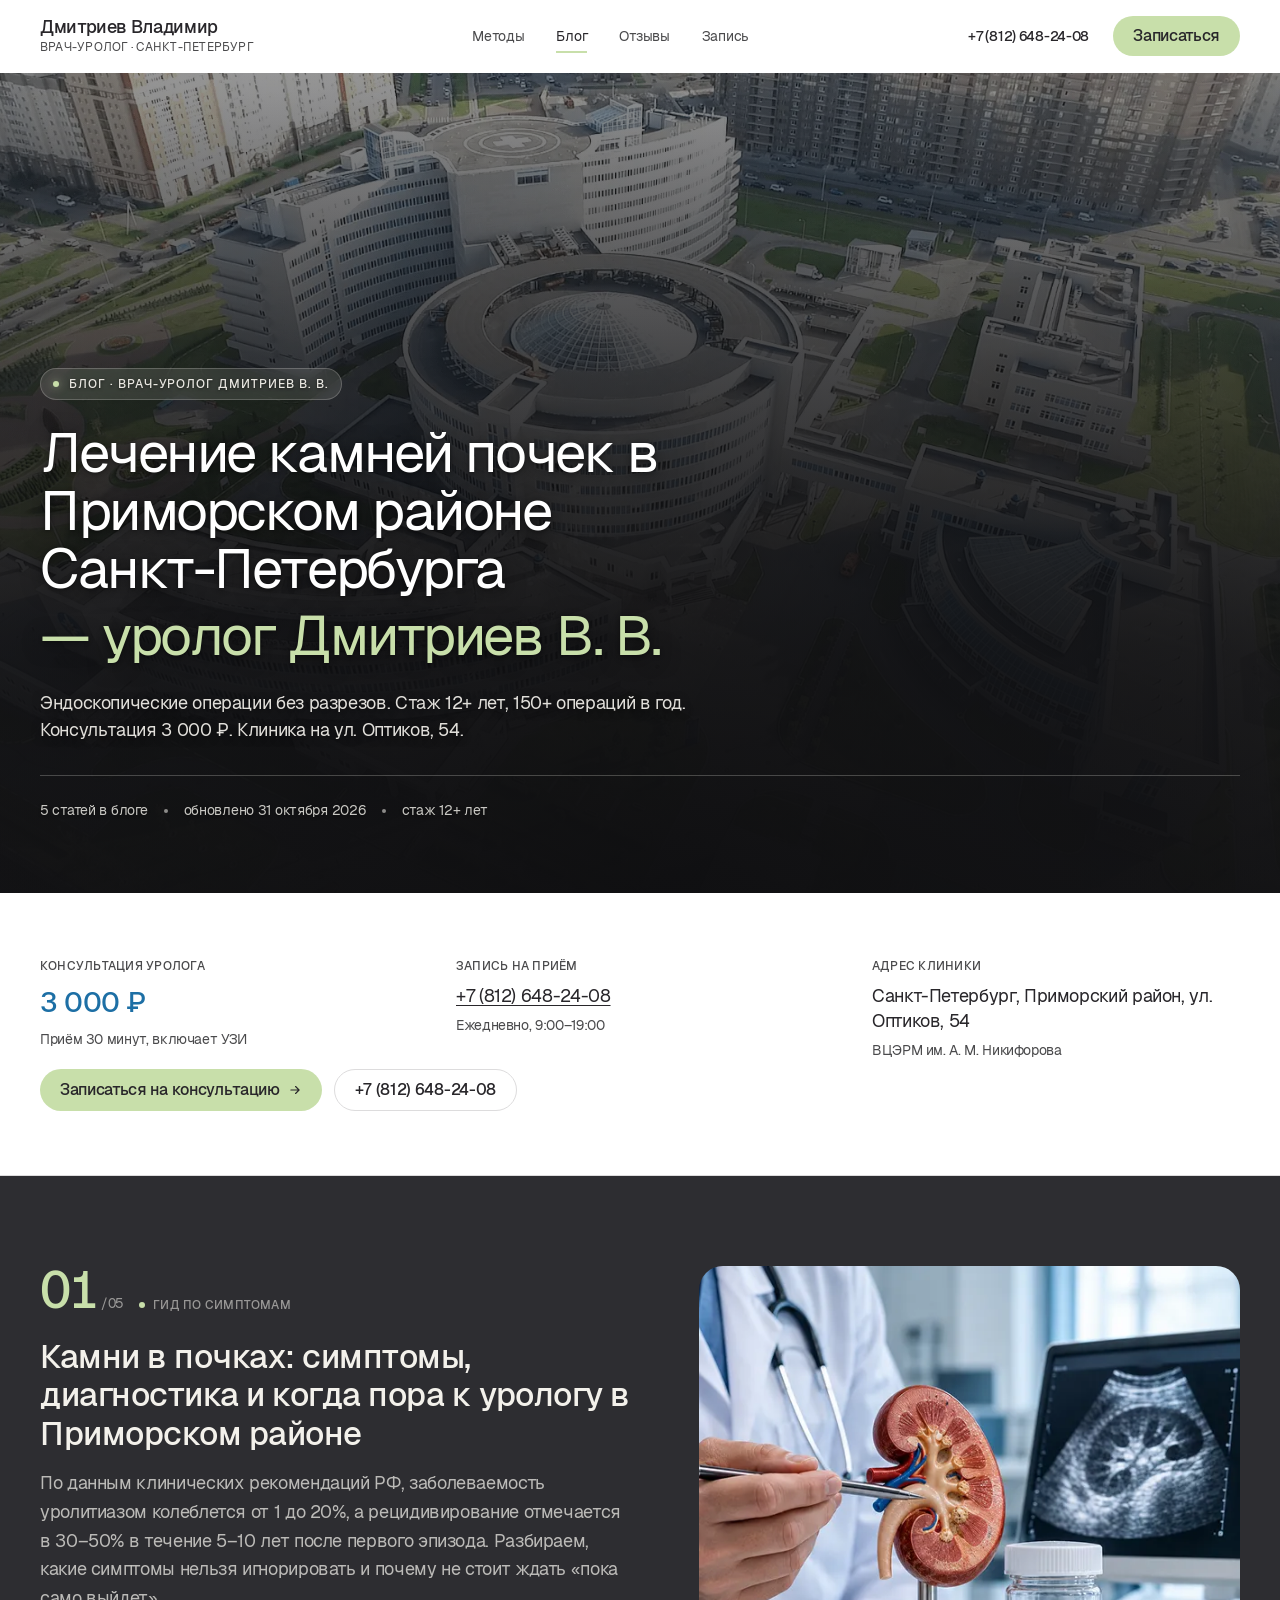
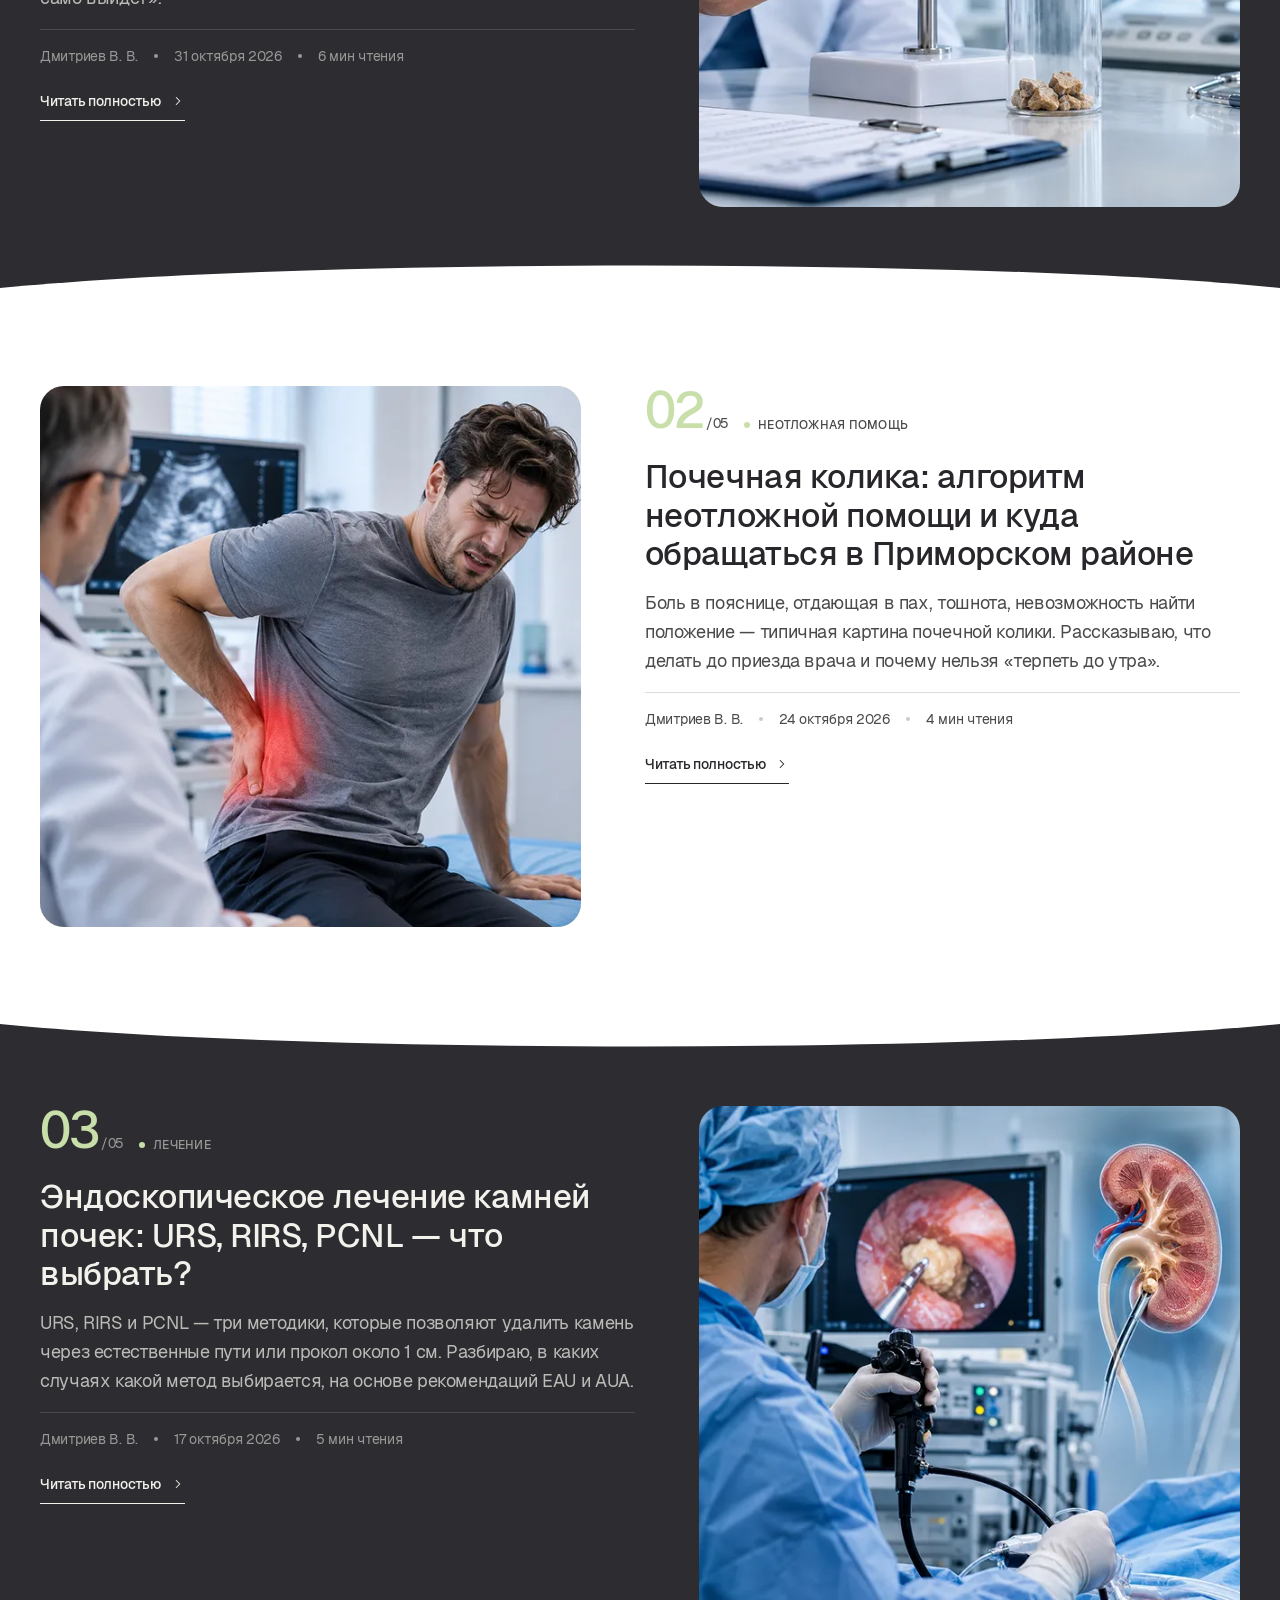
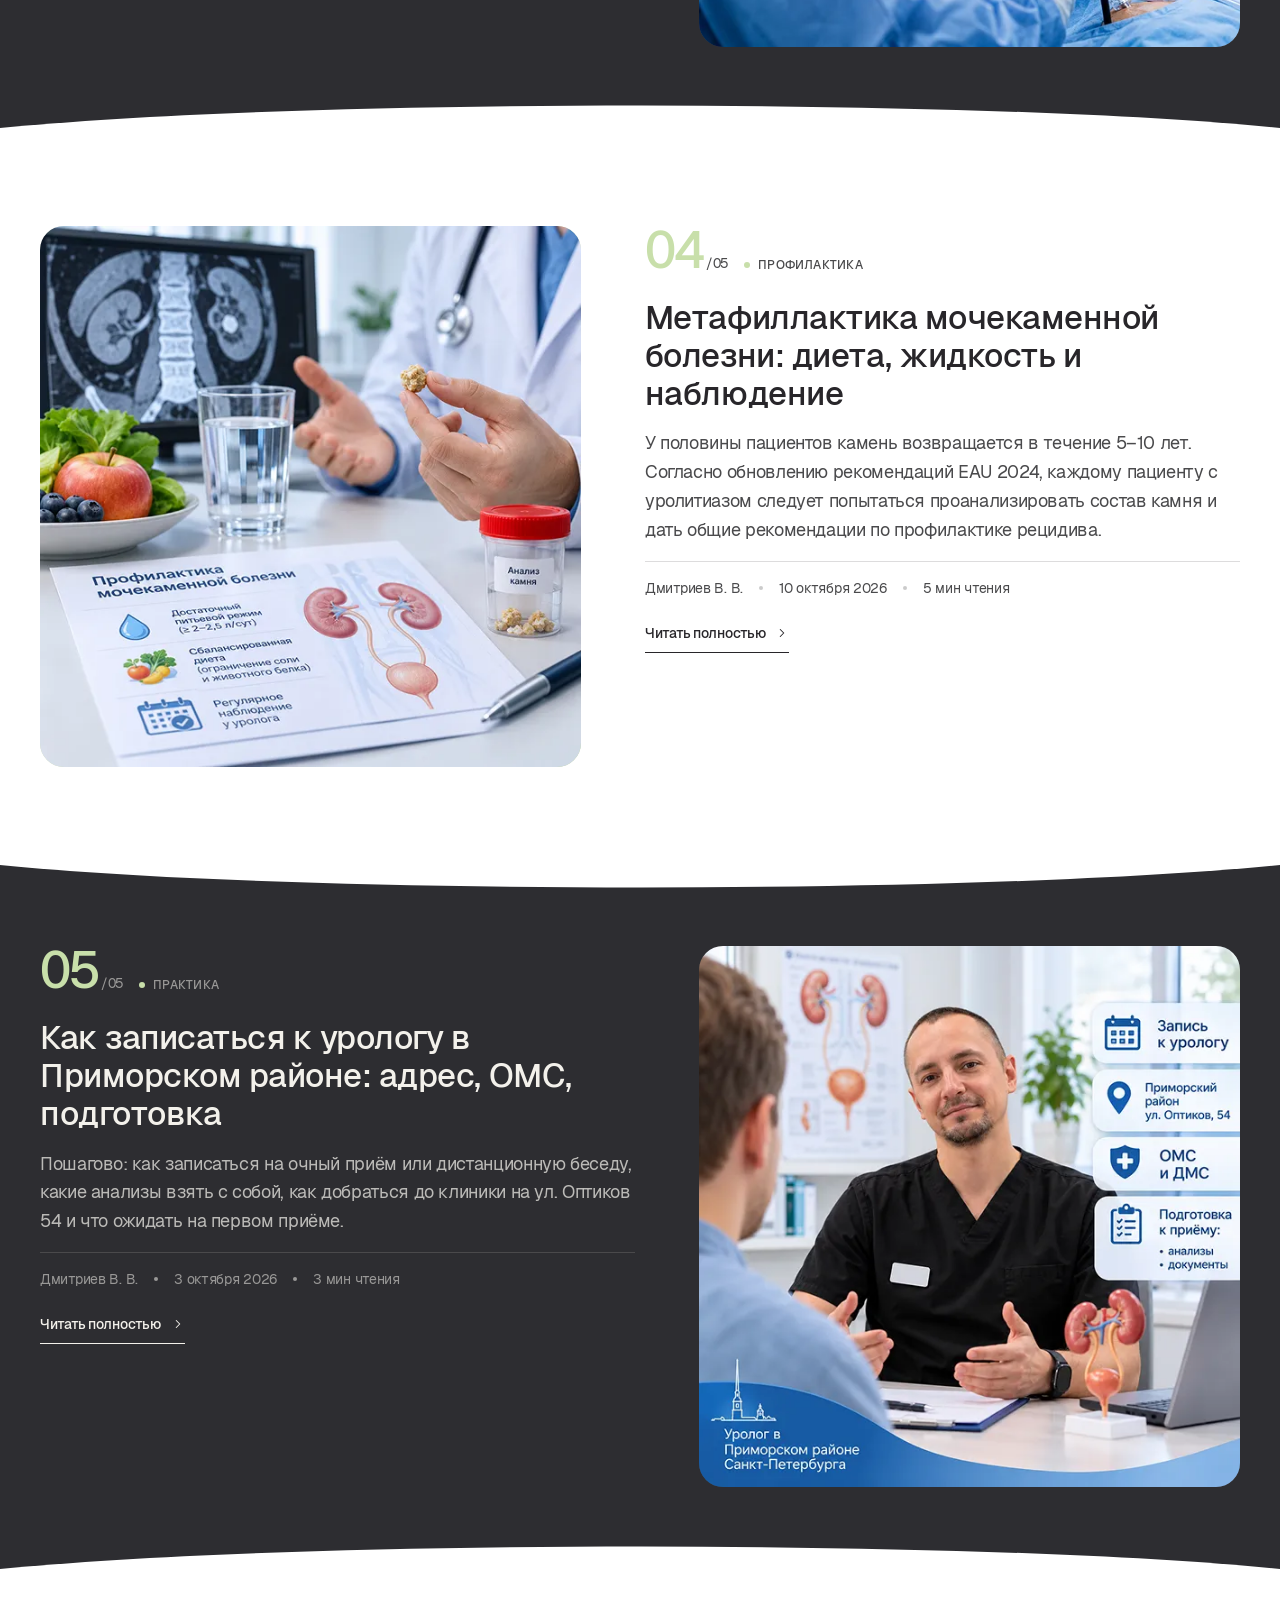
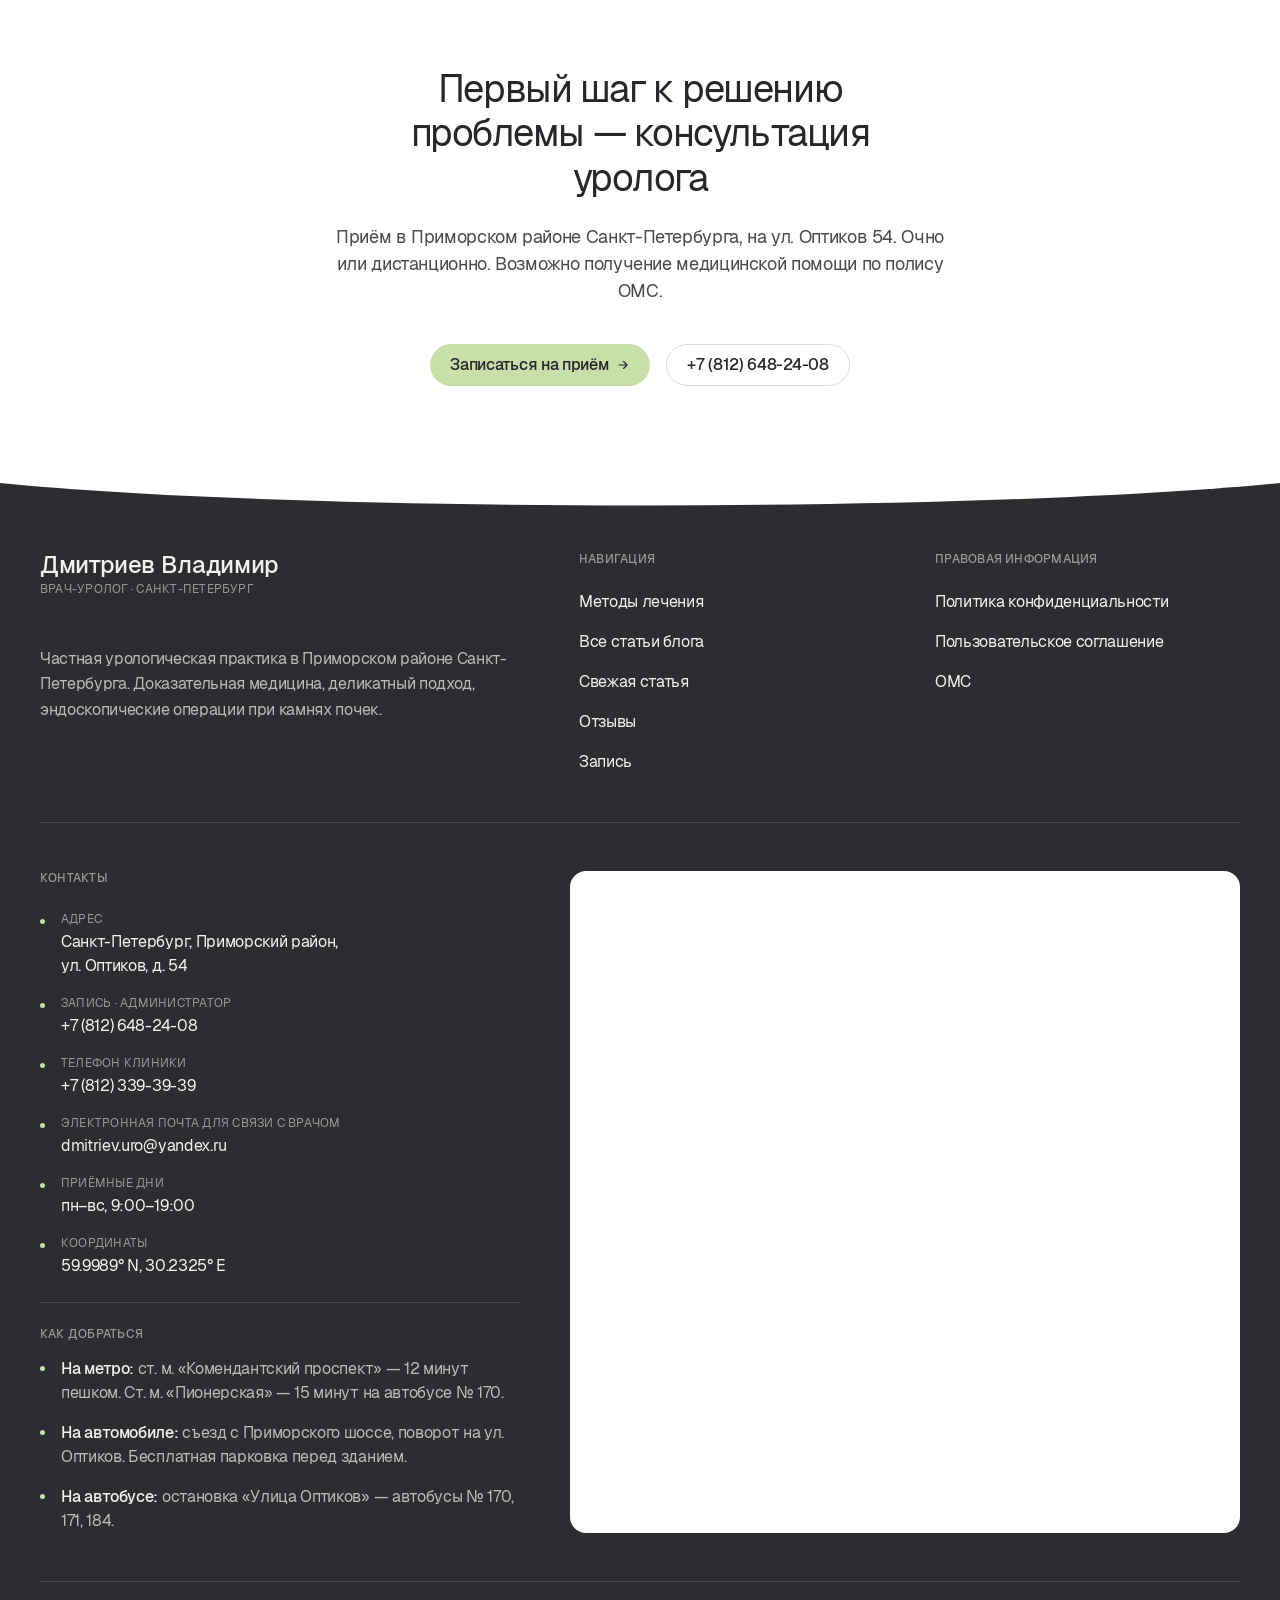
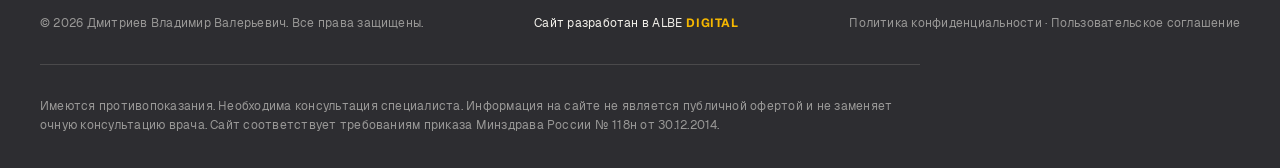
<file: blog/index.html>
<!DOCTYPE html>
<html lang="ru">
<head>
<meta charset="UTF-8"/>
<meta name="viewport" content="width=device-width,initial-scale=1.0"/>
<title>Блог уролога Дмитриева В. В. — лечение камней почек в Приморском районе Санкт-Петербурга | Стаж 12+ лет</title>
<meta name="description" content="Блог врача-уролога Дмитриева В. В. о лечении камней почек в Приморском районе Санкт-Петербурга: симптомы, диагностика, эндоскопические операции URS, RIRS, PCNL, профилактика. Стаж 12+ лет, 150+ операций в год. Консультация 3 000 ₽. Клиника на ул. Оптиков, 54. Запись: +7 (812) 648-24-08."/>
<meta name="keywords" content="блог уролога, лечение камней почек Приморский район, уролог Приморский район, дробление камней в почках СПб, мочекаменная болезнь лечение, Дмитриев уролог, ВЦЭРМ урология, Оптиков 54, эндоскопическая операция камни почек"/>
<meta name="robots" content="index, follow, max-snippet:-1, max-image-preview:large"/>
<link rel="canonical" href="https://dmitrievuro.ru/blog/"/>
<meta property="og:type" content="website"/>
<meta property="og:locale" content="ru_RU"/>
<meta property="og:title" content="Блог уролога Дмитриева В. В. — лечение камней почек в Приморском районе Санкт-Петербурга"/>
<meta property="og:description" content="Блог о лечении камней почек: симптомы, диагностика, эндоскопические операции без разрезов. Стаж 12+ лет. Консультация 3 000 ₽. Клиника на ул. Оптиков, 54."/>
<meta property="og:url" content="https://dmitrievuro.ru/blog/"/>
<meta property="og:site_name" content="Врач-уролог Дмитриев Владимир Валерьевич"/>
<meta property="og:image" content="https://dmitrievuro.ru/001.webp"/>
<meta property="og:image:width" content="1200"/>
<meta property="og:image:height" content="630"/>
<meta name="twitter:card" content="summary_large_image"/>
<meta name="twitter:title" content="Блог уролога Дмитриева В. В. — лечение камней почек в Приморском районе СПб"/>
<meta name="twitter:description" content="Блог о лечении камней почек: симптомы, диагностика, эндоскопические операции. Запись: +7 (812) 648-24-08."/>
<meta name="twitter:image" content="https://dmitrievuro.ru/001.webp"/>
<meta name="geo.region" content="RU-SPE"/>
<meta name="geo.placename" content="Санкт-Петербург, Приморский район"/>
<meta name="geo.position" content="59.998900;30.232500"/>
<meta name="ICBM" content="59.998900, 30.232500"/>
<meta name="geo.country" content="RU"/>
<meta name="theme-color" content="#c8dfaa"/>
<meta name="format-detection" content="telephone=yes"/>
<link rel="icon" href="/favicon.ico" sizes="any"/>
<link rel="icon" type="image/png" sizes="32x32" href="/favicon-32x32.png"/>
<link rel="icon" type="image/png" sizes="16x16" href="/favicon-16x16.png"/>
<link rel="apple-touch-icon" href="/favicon-32x32.png"/>
<link rel="manifest" href="/site.webmanifest"/>
<link rel="preload" href="/Geist-Regular.woff2" as="font" type="font/woff2" crossorigin/>
<link rel="preload" href="/Geist-Medium.woff2" as="font" type="font/woff2" crossorigin/>
<link rel="preload" href="/001.webp" as="image" fetchpriority="high"/>

<script type="application/ld+json">
{
  "@context": "https://schema.org",
  "@type": "Blog",
  "name": "Блог уролога Дмитриева В. В.",
  "description": "Блог о лечении мочекаменной болезни в Приморском районе Санкт-Петербурга. Эндоскопические операции URS, RIRS, PCNL. Врач-уролог Дмитриев В. В., стаж 12+ лет.",
  "url": "https://dmitrievuro.ru/blog/",
  "inLanguage": "ru-RU",
  "author": {"@type": "Physician","name": "Дмитриев Владимир Валерьевич","jobTitle": "Врач-уролог","url": "https://dmitrievuro.ru/"},
  "publisher": {"@type": "Physician","name": "Дмитриев Владимир Валерьевич","url": "https://dmitrievuro.ru/"}
}
</script>

<style>
@font-face{font-family:'Geist';src:url('/Geist-Regular.woff2') format('woff2');font-weight:400;font-style:normal;font-display:swap}
@font-face{font-family:'Geist';src:url('/Geist-Medium.woff2') format('woff2');font-weight:500;font-style:normal;font-display:swap}
@font-face{font-family:'Geist';src:url('/Geist-Bold.woff2') format('woff2');font-weight:700;font-style:normal;font-display:swap}

:root{
--parchment:#f3f1eb;--ink:#28262a;--graphite:#4a4a4c;--paper:#fff;--fog:#dddcdd;--silver:#cbcbcb;
--sky-deep:#1d6fa5;--sage:#c8dfaa;--sage-hover:#b9d496;--albe:#F5B700;
--band-bg:#2d2d31;--band-text:#f3f1eb;--band-text-muted:rgba(243,241,235,.72);--band-text-faint:rgba(243,241,235,.55);--band-line:rgba(243,241,235,.14);
--font-sans:'Geist',system-ui,-apple-system,'Segoe UI',Roboto,sans-serif;
--font-serif:'Geist',system-ui,-apple-system,'Segoe UI',Roboto,sans-serif;
--fs-caption:.75rem;--fs-sm:.875rem;--fs-body:1rem;--fs-sub:1.125rem;--fs-h-sm:1.5rem;--fs-h:2rem;--fs-h-lg:3rem;--fs-display:3.5rem;
--track-caption:.02em;--track-sm:-.28px;--track-body:-.32px;--track-sub:-.36px;--track-h-sm:-.48px;--track-h:-.64px;--track-h-lg:-1.44px;--track-display:-2.24px;
--sp-8:8px;--sp-16:16px;--sp-24:24px;--sp-32:32px;--sp-40:40px;--sp-48:48px;--sp-64:64px;--sp-80:80px;--sp-112:112px;
--edge:40px;--r-card:16px;--r-img:24px;--r-btn:100px;--r-sm:4px;
--border-fog:1px solid var(--fog);--focus-ring:2px solid var(--sage);
--tr-color:color .2s ease;--tr-bg-color:background .2s ease,color .2s ease;
--pad-card:clamp(24px,3vw,32px);--pad-card-lg:clamp(24px,3vw,40px);
}
@media (max-width:560px){:root{--edge:18px}}

html{scrollbar-width:thin;scrollbar-color:var(--sage) transparent}
::-webkit-scrollbar{width:8px;height:8px}
::-webkit-scrollbar-track{background:transparent}
::-webkit-scrollbar-thumb{background:var(--sage);border-radius:100px;border:2px solid transparent;background-clip:padding-box}
::-webkit-scrollbar-thumb:hover{background:var(--sage-hover);background-clip:padding-box}
::-webkit-scrollbar-corner{background:transparent}

*,*::before,*::after{box-sizing:border-box;margin:0;padding:0}
html{-webkit-text-size-adjust:100%;scroll-behavior:smooth;font-size:16px}
body{font-family:var(--font-sans);font-size:var(--fs-body);line-height:1.5;letter-spacing:var(--track-body);color:var(--ink);background:var(--paper);-webkit-font-smoothing:antialiased;-moz-osx-font-smoothing:grayscale;overflow-x:hidden}
img{max-width:100%;display:block}
a{color:inherit;text-decoration:none}
button{font:inherit;cursor:pointer;border:none;background:none;color:inherit}
ul{list-style:none}
::selection{background:var(--sage);color:var(--ink)}

h1,h2,h3,h4{font-weight:400;color:var(--ink);line-height:1.2}
h1{font-size:clamp(2.4rem,5.5vw,var(--fs-display));letter-spacing:var(--track-display);line-height:1}
h2{font-family:var(--font-serif);font-size:clamp(1.8rem,3.5vw,var(--fs-h-lg));letter-spacing:var(--track-h-lg);line-height:1.15}
.hl{color:var(--sky-deep)}
.caption{font-size:var(--fs-caption);letter-spacing:var(--track-caption);line-height:1.2;text-transform:uppercase;color:var(--graphite)}
.wrap{width:100%;margin:0 auto;padding-inline:var(--edge)}
.section{padding-block:clamp(56px,7vw,var(--sp-112));scroll-margin-top:80px}

.band{
  background-color:var(--band-bg);
  background-image:
    url("data:image/svg+xml;utf8,<svg xmlns='http://www.w3.org/2000/svg' viewBox='0 0 1440 40' preserveAspectRatio='none'><path d='M0,0 L1440,0 L1440,8 C1100,38 340,38 0,8 Z' fill='%23ffffff'/></svg>"),
    url("data:image/svg+xml;utf8,<svg xmlns='http://www.w3.org/2000/svg' viewBox='0 0 1440 40' preserveAspectRatio='none'><path d='M0,40 L1440,40 L1440,32 C1100,2 340,2 0,32 Z' fill='%23ffffff'/></svg>");
  background-position:top left,bottom left;
  background-repeat:no-repeat;
  background-size:100% 40px;
  color:var(--band-text)
}
.band--bottom-only{
  background-image:url("data:image/svg+xml;utf8,<svg xmlns='http://www.w3.org/2000/svg' viewBox='0 0 1440 40' preserveAspectRatio='none'><path d='M0,40 L1440,40 L1440,32 C1100,2 340,2 0,32 Z' fill='%23ffffff'/></svg>");
  background-position:bottom left
}
.band--top-only{
  background-image:url("data:image/svg+xml;utf8,<svg xmlns='http://www.w3.org/2000/svg' viewBox='0 0 1440 40' preserveAspectRatio='none'><path d='M0,0 L1440,0 L1440,8 C1100,38 340,38 0,8 Z' fill='%23ffffff'/></svg>");
  background-position:top left
}
@media (max-width:700px){.band,.band--bottom-only,.band--top-only{background-size:100% 26px}}
@media (max-width:480px){.band,.band--bottom-only,.band--top-only{background-size:100% 20px}}
.band h1,.band h2,.band h3,.band h4{color:var(--band-text)}
.band .caption{color:var(--band-text-faint)}

.btn{display:inline-flex;align-items:center;gap:var(--sp-8);padding:12px 20px;font-family:var(--font-sans);font-size:var(--fs-body);font-weight:500;letter-spacing:var(--track-body);border-radius:var(--r-btn);transition:background .25s ease,transform .2s ease,border-color .25s ease,color .25s ease;white-space:nowrap;line-height:1}
.btn-sage{background:var(--sage);color:var(--ink)}
.btn-sage:hover{background:var(--sage-hover);transform:translateY(-1px)}
.btn-ghost{color:var(--ink);padding:12px 20px;border:var(--border-fog);background:transparent}
.btn-ghost:hover{color:var(--ink);border-color:var(--ink);background:var(--parchment);transform:translateY(-1px)}
.band .btn-ghost{color:var(--band-text);border-color:var(--band-line)}
.band .btn-ghost:hover{color:var(--band-text);border-color:var(--band-text);background:rgba(243,241,235,.08)}

.nav{position:sticky;top:0;z-index:100;background:var(--paper);padding-block:var(--sp-16);border-bottom:1px solid transparent;transition:border-color .3s ease}
.nav-inner{display:flex;align-items:center;justify-content:space-between;gap:var(--sp-24)}
.nav-brand{font-size:1.125rem;font-weight:500;letter-spacing:var(--track-sub);color:var(--ink);line-height:1.1;display:inline-block}
.nav-brand>span{display:block;font-size:var(--fs-caption);font-weight:400;letter-spacing:var(--track-caption);text-transform:uppercase;color:var(--graphite);margin-top:3px;line-height:1.35}
.nav-brand-role,.nav-brand-city{display:inline}
.nav-brand-city::before{content:" · "}
.nav-links{display:flex;align-items:center;gap:var(--sp-32)}
.nav-links a{font-size:var(--fs-sm);letter-spacing:var(--track-sm);color:var(--graphite);transition:var(--tr-color);position:relative}
.nav-links a:hover{color:var(--ink)}
.nav-links a.is-active{color:var(--ink)}
.nav-links a.is-active::after{content:"";position:absolute;left:0;right:0;bottom:-6px;height:2px;background:var(--sage)}
.nav-right{display:flex;align-items:center;gap:var(--sp-24)}
.nav-phone{font-size:var(--fs-sm);letter-spacing:var(--track-sm);font-weight:500;color:var(--ink)}
.nav-phone:hover{color:var(--graphite)}
.nav-burger{display:none;width:40px;height:40px;border-radius:var(--r-sm);border:var(--border-fog);place-items:center}
.nav-burger span{display:block;width:16px;height:1.5px;background:var(--ink);position:relative}
.nav-burger span::before,.nav-burger span::after{content:"";position:absolute;left:0;width:16px;height:1.5px;background:var(--ink)}
.nav-burger span::before{top:-5px}
.nav-burger span::after{top:5px}
.nav-mobile{display:none;overflow:hidden;max-height:0;transition:max-height .4s cubic-bezier(.3,.8,.3,1)}
.nav-mobile.open{max-height:500px}
.nav-mobile ul{padding:var(--sp-16) 0 var(--sp-24)}
.nav-mobile li{border-bottom:var(--border-fog)}
.nav-mobile a{display:block;padding:var(--sp-16) 0;font-size:var(--fs-sub);letter-spacing:var(--track-sub);color:var(--ink)}
@media (max-width:900px){.nav-links,.nav-phone{display:none}.nav-burger{display:grid}.nav-mobile{display:block}}
@media (max-width:560px){.nav{padding-block:10px}.nav-inner{gap:var(--sp-16)}.nav .nav-brand{font-size:1rem}.nav .nav-brand>span{font-size:.625rem;letter-spacing:.05em}.nav .nav-brand-role,.nav .nav-brand-city{display:block}.nav .nav-brand-city{margin-top:1px}.nav .nav-brand-city::before{content:none}.nav-right{gap:10px}.nav-right .btn-sage{padding:7px 14px;font-size:var(--fs-sm)}.nav-burger{width:36px;height:36px}}

.blog-hero{
  position:relative;
  display:flex;
  min-height:calc(100vh - 80px);
  min-height:calc(100svh - 80px);
  overflow:hidden;
  isolation:isolate;
  background:var(--band-bg);
}
.blog-hero__bg{position:absolute;inset:0;width:100%;height:100%;object-fit:cover;z-index:0}
.blog-hero__overlay{
  position:relative;
  z-index:1;
  display:flex;
  flex-direction:column;
  justify-content:flex-end;
  width:100%;
  padding-bottom:clamp(48px,8vh,96px);
  padding-top:clamp(100px,15vh,180px);
  background:
    radial-gradient(140% 100% at 50% 100%, rgba(15,15,17,.92) 0%, rgba(15,15,17,.35) 60%, rgba(15,15,17,.05) 100%),
    linear-gradient(180deg, rgba(20,20,22,.42) 0%, rgba(20,20,22,.68) 35%, rgba(20,20,22,.90) 70%, rgba(20,20,22,.97) 100%);
  color:var(--paper);
}

.blog-hero__eyebrow{
  display:inline-flex;
  align-items:center;
  gap:10px;
  font-size:var(--fs-caption);
  letter-spacing:.08em;
  text-transform:uppercase;
  color:rgba(243,241,235,.95);
  margin-bottom:var(--sp-24);
  text-shadow:0 1px 3px rgba(0,0,0,.55);
  padding:6px 12px;
  border-radius:100px;
  background:rgba(243,241,235,.12);
  backdrop-filter:blur(8px);
  -webkit-backdrop-filter:blur(8px);
  border:1px solid rgba(243,241,235,.22);
  font-weight:500;
}
.blog-hero__eyebrow::before{content:"";width:6px;height:6px;border-radius:50%;background:var(--sage);flex-shrink:0;box-shadow:0 0 8px rgba(200,223,170,.6)}

.blog-hero__title{
  color:var(--paper);
  margin-bottom:var(--sp-24);
  line-height:1.04;
  letter-spacing:var(--track-h-lg);
  text-shadow:0 3px 20px rgba(0,0,0,.55), 0 1px 4px rgba(0,0,0,.4);
  max-width:min(100%, 960px);
  overflow-wrap:break-word;
  hyphens:none;
}
.blog-hero__title-line{display:block;white-space:nowrap}
.blog-hero__title-line--accent{color:var(--sage);margin-top:.15em}

.blog-hero__lead{
  font-size:var(--fs-sub);
  line-height:1.5;
  letter-spacing:var(--track-sub);
  color:rgba(243,241,235,.92);
  max-width:60ch;
  margin-bottom:var(--sp-32);
  text-shadow:0 2px 8px rgba(0,0,0,.5);
}
.blog-hero__meta{
  display:flex;
  align-items:center;
  gap:var(--sp-16);
  flex-wrap:wrap;
  font-size:var(--fs-sm);
  color:rgba(243,241,235,.82);
  letter-spacing:var(--track-sm);
  padding-top:var(--sp-24);
  border-top:1px solid rgba(243,241,235,.24);
  text-shadow:0 1px 3px rgba(0,0,0,.55);
}
.blog-hero__meta-dot{width:4px;height:4px;border-radius:50%;background:rgba(243,241,235,.55);flex-shrink:0}

@media (max-width:1024px){
  .blog-hero__title{max-width:100%;font-size:clamp(2rem,5.5vw,2.75rem)}
  .blog-hero__title-line{white-space:normal}
}
@media (max-width:560px){
  .blog-hero{min-height:calc(100vh - 60px);min-height:calc(100svh - 60px)}
  .blog-hero__overlay{padding-top:clamp(80px,18vh,140px);padding-bottom:clamp(32px,6vh,56px)}
  .blog-hero__title{font-size:clamp(1.75rem,7vw,2.25rem);line-height:1.1;letter-spacing:-.02em;max-width:none}
  .blog-hero__lead{font-size:1rem;line-height:1.55}
  .blog-hero__meta{gap:10px;font-size:.75rem;padding-top:var(--sp-16)}
}

.commercial-block{
  background:var(--paper);
  padding-block:clamp(40px,6vw,64px);
  border-bottom:1px solid var(--fog);
}
.commercial-inner{
  display:grid;
  grid-template-columns:repeat(3,minmax(0,1fr));
  gap:clamp(24px,4vw,48px);
  align-items:start;
}
.commercial-item{display:grid;gap:var(--sp-8)}
.commercial-item dt{font-size:var(--fs-caption);letter-spacing:var(--track-caption);text-transform:uppercase;color:var(--graphite);font-weight:500}
.commercial-item dd{font-size:var(--fs-sub);letter-spacing:var(--track-sub);color:var(--ink);line-height:1.4}
.commercial-item .price{font-family:var(--font-serif);font-size:clamp(1.5rem,2.2vw,1.875rem);font-weight:500;color:var(--sky-deep);letter-spacing:var(--track-h-sm)}
.commercial-item .note{font-size:var(--fs-sm);color:var(--graphite)}
.commercial-actions{display:flex;flex-wrap:wrap;gap:12px;margin-top:var(--sp-8)}
@media (max-width:800px){.commercial-inner{grid-template-columns:1fr;gap:var(--sp-24)}}

.post-block{padding-block:clamp(56px,7vw,112px);position:relative}
.post-block--light{background:var(--paper)}
.post-block--dark{background-color:var(--band-bg);color:var(--band-text)}
.post-block--dark .post-block__title{color:var(--band-text)}
.post-block--dark .post-block__excerpt{color:var(--band-text-muted)}

.post-block__inner{display:grid;grid-template-columns:minmax(0,1.1fr) minmax(0,1fr);gap:clamp(32px,5vw,80px);align-items:start}
.post-block--reverse .post-block__inner{grid-template-columns:minmax(0,1fr) minmax(0,1.1fr)}
.post-block--reverse .post-block__content{order:2}
.post-block--reverse .post-block__media{order:1}

.post-block__content{display:flex;flex-direction:column;min-width:0}
.post-block__top{display:flex;align-items:baseline;gap:var(--sp-16);flex-wrap:wrap;margin-bottom:var(--sp-24)}
.post-block__num{display:inline-flex;align-items:baseline;gap:2px;font-variant-numeric:tabular-nums;line-height:1}
.post-block__num-current{font-family:var(--font-serif);font-size:clamp(2.25rem,4vw,3.25rem);font-weight:500;color:var(--sage);letter-spacing:-.03em;line-height:.95}
.post-block__num-total{font-size:var(--fs-sm);color:var(--graphite);font-weight:400;letter-spacing:var(--track-sm)}
.post-block--dark .post-block__num-total{color:var(--band-text-faint)}
.post-block__tag{display:inline-flex;align-items:center;gap:8px;font-size:var(--fs-caption);letter-spacing:var(--track-caption);text-transform:uppercase;color:var(--graphite);font-weight:500}
.post-block__tag::before{content:"";width:6px;height:6px;border-radius:50%;background:var(--sage);flex-shrink:0}
.post-block--dark .post-block__tag{color:var(--band-text-faint)}

.post-block__title{font-family:var(--font-serif);font-size:clamp(1.5rem,2.6vw,2.25rem);font-weight:500;letter-spacing:var(--track-h-sm);line-height:1.15;color:var(--ink);margin-bottom:var(--sp-16)}
.post-block__excerpt{font-size:var(--fs-sub);line-height:1.6;letter-spacing:var(--track-sub);color:var(--graphite);margin-bottom:var(--sp-16)}

.post-block__more{max-height:0;overflow:hidden;opacity:0;transition:max-height .5s ease,opacity .3s ease,margin .3s ease}
.post-block__more.is-open{max-height:5000px;opacity:1;margin-bottom:var(--sp-16)}
.post-block__more-inner{display:grid;gap:var(--sp-16);font-size:var(--fs-body);line-height:1.65;color:var(--graphite)}
.post-block--dark .post-block__more-inner{color:var(--band-text-muted)}
.post-block__more-inner p{color:inherit}
.post-block__more-inner h3{font-family:var(--font-serif);font-size:1.125rem;font-weight:500;color:var(--ink);margin-top:var(--sp-8);line-height:1.3}
.post-block--dark .post-block__more-inner h3{color:var(--band-text)}
.post-block__more-inner ul{list-style:disc;padding-left:22px;display:grid;gap:8px}
.post-block__more-inner li{line-height:1.6;color:inherit}
.post-block__more-inner strong{color:var(--ink);font-weight:500}
.post-block--dark .post-block__more-inner strong{color:var(--band-text)}
.post-block__more-inner a{color:var(--ink);text-decoration:underline;text-underline-offset:3px}
.post-block--dark .post-block__more-inner a{color:var(--band-text)}

.post-block__callout{padding:var(--sp-16) var(--sp-24);border-left:3px solid var(--sage);border-radius:0 var(--r-sm) var(--r-sm) 0;background:#f7faf3;font-size:var(--fs-body);line-height:1.6;color:var(--ink)}
.post-block--dark .post-block__callout{background:rgba(200,223,170,.08);color:var(--band-text)}
.post-block__callout strong{color:var(--ink)}
.post-block--dark .post-block__callout strong{color:var(--band-text)}

.post-block__meta{display:flex;align-items:center;gap:var(--sp-16);flex-wrap:wrap;font-size:var(--fs-sm);color:var(--graphite);letter-spacing:var(--track-sm);padding-top:var(--sp-16);border-top:1px solid var(--fog);margin-bottom:var(--sp-16)}
.post-block--dark .post-block__meta{color:var(--band-text-faint);border-top-color:var(--band-line)}
.post-block__meta-dot{width:4px;height:4px;border-radius:50%;background:var(--silver)}
.post-block--dark .post-block__meta-dot{background:var(--band-text-faint)}

.post-block__toggle{display:inline-flex;align-items:center;gap:10px;align-self:flex-start;font-family:var(--font-sans);font-size:var(--fs-sm);font-weight:500;letter-spacing:var(--track-sm);color:var(--ink);padding:8px 0;border-bottom:1px solid var(--ink);transition:color .2s ease,border-color .2s ease,gap .25s ease;background:none;cursor:pointer}
.post-block__toggle:hover{color:var(--sky-deep);border-bottom-color:var(--sky-deep);gap:14px}
.post-block--dark .post-block__toggle{color:var(--band-text);border-bottom-color:var(--band-text)}
.post-block--dark .post-block__toggle:hover{color:var(--sage);border-bottom-color:var(--sage)}
.post-block__toggle:focus-visible{outline:var(--focus-ring);outline-offset:4px}
.post-block__toggle svg{transition:transform .3s ease}
.post-block__toggle[aria-expanded="true"] svg{transform:rotate(90deg)}

.post-block__media{
  position:relative;width:100%;align-self:start;border-radius:var(--r-img);overflow:hidden;
  background:linear-gradient(135deg,#e7eedd 0%,#d0e0b8 50%,#b9d496 100%);
  height:0;padding-bottom:100%;
}
.post-block--dark .post-block__media{background:linear-gradient(135deg,#3a3a3f 0%,#454549 50%,#505055 100%)}
.post-block__media img{position:absolute;inset:0;width:100%;height:100%;object-fit:cover;transition:transform .7s cubic-bezier(.3,.8,.3,1)}
.post-block:hover .post-block__media img{transform:scale(1.03)}

@media (max-width:900px){
  .post-block__inner,.post-block--reverse .post-block__inner{grid-template-columns:1fr !important;gap:var(--sp-32)}
  .post-block__content,.post-block--reverse .post-block__content{order:1 !important}
  .post-block__media,.post-block--reverse .post-block__media{order:2 !important;max-width:420px;margin-inline:auto;width:100%}
}

.blog-cta{padding-block:clamp(56px,7vw,var(--sp-112));background:var(--paper)}
.blog-cta__inner{display:grid;gap:var(--sp-24);text-align:center;max-width:720px;margin:0 auto}
.blog-cta__title{font-family:var(--font-serif);font-size:clamp(1.6rem,3vw,2.4rem);letter-spacing:var(--track-h-lg);line-height:1.15;color:var(--ink);max-width:22ch;margin:0 auto}
.blog-cta__text{font-size:var(--fs-sub);letter-spacing:var(--track-sub);color:var(--graphite);line-height:1.5;max-width:52ch;margin:0 auto}
.blog-cta__actions{display:flex;flex-wrap:wrap;gap:16px;justify-content:center;margin-top:var(--sp-16)}

.footer{padding-top:clamp(48px,6vw,80px);padding-bottom:var(--sp-32)}
.footer-grid{display:grid;grid-template-columns:minmax(0,1.6fr) repeat(2,minmax(0,1fr));gap:clamp(32px,4vw,64px);padding-bottom:var(--sp-48);border-bottom:var(--border-fog)}
.footer-brand .nav-brand{font-size:1.5rem}
.footer-brand .nav-brand span{margin-bottom:var(--sp-24)}
.footer-about{font-size:var(--fs-body);letter-spacing:var(--track-body);line-height:1.6;color:var(--graphite);max-width:44ch;margin-top:var(--sp-24)}
.footer-col h3{font-size:var(--fs-caption);letter-spacing:var(--track-caption);text-transform:uppercase;color:var(--graphite);margin-bottom:var(--sp-24);font-weight:500}
.footer-col ul{display:grid;gap:var(--sp-16)}
.footer-col a{font-size:var(--fs-body);letter-spacing:var(--track-body);color:var(--ink);transition:var(--tr-color)}
.footer-col a:hover{color:var(--graphite)}
.footer-contacts-map{display:grid;grid-template-columns:minmax(0,1fr) minmax(0,1.4fr);gap:clamp(32px,4vw,64px);padding-block:var(--sp-48);border-bottom:var(--border-fog);align-items:start}
.footer-contact{display:flex;gap:var(--sp-16);align-items:flex-start;margin-bottom:var(--sp-16);font-size:var(--fs-body);letter-spacing:var(--track-body);line-height:1.5;color:var(--ink)}
.footer-contact:last-child{margin-bottom:0}
.footer-contact .lbl{display:block;font-size:var(--fs-caption);letter-spacing:var(--track-caption);text-transform:uppercase;color:var(--graphite);margin-bottom:2px}
.footer-contact::before,.footer-directions li::before{content:"";width:5px;height:5px;background:var(--sage);border-radius:50%;flex-shrink:0;margin-top:9px}
.footer-directions{margin-top:var(--sp-24);padding-top:var(--sp-24);border-top:var(--border-fog)}
.footer-directions h4{font-family:var(--font-sans);font-size:var(--fs-caption);font-weight:500;letter-spacing:var(--track-caption);text-transform:uppercase;color:var(--graphite);margin-bottom:var(--sp-16)}
.footer-directions ul{display:grid;gap:var(--sp-16)}
.footer-directions li{display:flex;gap:var(--sp-16);font-size:var(--fs-body);letter-spacing:var(--track-body);line-height:1.5;color:var(--graphite)}
.footer-directions strong{color:var(--ink);font-weight:500}
.footer-map{position:relative;border-radius:var(--r-card);overflow:hidden;border:var(--border-fog);background:var(--paper);min-height:380px;height:100%;line-height:0}
.footer-map iframe{position:absolute;inset:0;width:100%;height:100%;border:0;filter:saturate(.95) contrast(1.01)}
.footer-bottom{display:flex;justify-content:space-between;align-items:center;gap:var(--sp-24);flex-wrap:wrap;padding-top:var(--sp-32);font-size:var(--fs-caption);letter-spacing:var(--track-caption);color:var(--graphite)}
.footer-bottom a{transition:var(--tr-color)}
.footer-bottom a:hover{color:var(--ink)}
.footer-credit{display:inline-flex;align-items:center;gap:4px;font-size:var(--fs-caption);letter-spacing:var(--track-caption);color:var(--ink);transition:var(--tr-color)}
.footer-credit .albe-digital{font-weight:600;color:var(--albe);letter-spacing:.05em;transition:filter .2s ease}
.footer-credit:hover .albe-digital{filter:brightness(1.08)}
.footer-legal{margin-top:var(--sp-32);padding-top:var(--sp-32);border-top:var(--border-fog);font-size:var(--fs-caption);letter-spacing:var(--track-caption);line-height:1.6;color:var(--graphite);max-width:110ch}
@media (max-width:900px){.footer-grid{grid-template-columns:1fr 1fr;gap:var(--sp-40)}.footer-brand{grid-column:span 2}.footer-contacts-map{grid-template-columns:1fr}.footer-map{min-height:320px}}
@media (max-width:560px){.footer-grid{grid-template-columns:1fr}.footer-brand{grid-column:auto}}

.band .footer-grid{border-bottom-color:var(--band-line)}
.band .footer-brand .nav-brand{color:var(--band-text)}
.band .footer-brand .nav-brand>span{color:var(--band-text-faint)}
.band .footer-about{color:var(--band-text-muted)}
.band .footer-col h3{color:var(--band-text-faint)}
.band .footer-col a{color:var(--band-text)}
.band .footer-col a:hover{color:var(--band-text-muted)}
.band .footer-contacts-map{border-bottom-color:var(--band-line)}
.band .footer-contact{color:var(--band-text)}
.band .footer-contact .lbl{color:var(--band-text-faint)}
.band .footer-contact a{color:var(--band-text)}
.band .footer-contact a:hover{color:var(--band-text-muted)}
.band .footer-directions{border-top-color:var(--band-line)}
.band .footer-directions h4{color:var(--band-text-faint)}
.band .footer-directions li{color:var(--band-text-muted)}
.band .footer-directions strong{color:var(--band-text)}
.band .footer-bottom{color:var(--band-text-faint)}
.band .footer-bottom a:hover{color:var(--band-text)}
.band .footer-credit{color:var(--band-text)}
.band .footer-legal{border-top-color:var(--band-line);color:var(--band-text-faint)}
.band .footer-map{border-color:var(--band-line)}

@media (prefers-reduced-motion:no-preference){
.reveal{opacity:0;transform:translateY(16px);transition:opacity .8s cubic-bezier(.2,.7,.2,1),transform .8s cubic-bezier(.2,.7,.2,1)}
.reveal.is-visible{opacity:1;transform:none}
}
</style>
</head>
<body>

<svg width="0" height="0" aria-hidden="true" focusable="false" style="position:absolute;left:-9999px"><defs>
<symbol id="i-arrow-right" viewBox="0 0 24 24" fill="none" stroke="currentColor" stroke-width="2" stroke-linecap="round" stroke-linejoin="round"><path d="M5 12h14M13 6l6 6-6 6"/></symbol>
<symbol id="i-arrow-right-thin" viewBox="0 0 24 24" fill="none" stroke="currentColor" stroke-width="1.8" stroke-linecap="round" stroke-linejoin="round"><path d="M9 6l6 6-6 6"/></symbol>
</defs></svg>

<header class="nav" id="siteNav">
  <div class="wrap nav-inner">
    <a href="/" class="nav-brand" aria-label="Дмитриев Владимир Валерьевич — врач-уролог, Санкт-Петербург">
      Дмитриев Владимир
      <span class="nav-brand-meta"><span class="nav-brand-role">врач-уролог</span><span class="nav-brand-city">Санкт-Петербург</span></span>
    </a>
    <nav class="nav-links" aria-label="Основная навигация">
      <a href="/#methods">Методы</a>
      <a href="/blog/" class="is-active" aria-current="page">Блог</a>
      <a href="/#reviews">Отзывы</a>
      <a href="/#appointment">Запись</a>
    </nav>
    <div class="nav-right">
      <a href="tel:+78126482408" class="nav-phone" aria-label="Позвонить для записи">+7 (812) 648-24-08</a>
      <a href="/#appointment" class="btn btn-sage">Записаться</a>
      <button class="nav-burger" aria-label="Открыть меню" aria-expanded="false" id="navBurger"><span></span></button>
    </div>
  </div>
  <div class="nav-mobile" id="navMobile">
    <div class="wrap"><ul>
      <li><a href="/#methods">Методы</a></li>
      <li><a href="/blog/">Блог</a></li>
      <li><a href="/#reviews">Отзывы</a></li>
      <li><a href="/#appointment">Запись</a></li>
    </ul></div>
  </div>
</header>

<main>

<section class="blog-hero" id="top">
  <img class="blog-hero__bg" src="/001.webp" alt="Блог уролога Дмитриева В. В. — лечение камней почек в Приморском районе Санкт-Петербурга" loading="eager" fetchpriority="high" width="1920" height="1080"/>
  <div class="blog-hero__overlay">
    <div class="wrap">
      <span class="blog-hero__eyebrow">Блог · врач-уролог Дмитриев В. В.</span>
      <h1 class="blog-hero__title">
        <span class="blog-hero__title-line">Лечение камней почек в</span>
        <span class="blog-hero__title-line">Приморском районе</span>
        <span class="blog-hero__title-line">Санкт-Петербурга</span>
        <span class="blog-hero__title-line blog-hero__title-line--accent">— уролог Дмитриев В. В.</span>
      </h1>
      <p class="blog-hero__lead">Эндоскопические операции без разрезов. Стаж 12+ лет, 150+ операций в год. Консультация 3 000 ₽. Клиника на ул. Оптиков, 54.</p>
      <div class="blog-hero__meta">
        <span>5 статей в блоге</span>
        <span class="blog-hero__meta-dot"></span>
        <span>обновлено 31 октября 2026</span>
        <span class="blog-hero__meta-dot"></span>
        <span>стаж 12+ лет</span>
      </div>
    </div>
  </div>
</section>

<section class="commercial-block" id="commercial">
  <div class="wrap">
    <dl class="commercial-inner">
      <div class="commercial-item">
        <dt>Консультация уролога</dt>
        <dd class="price">3 000 ₽</dd>
        <dd class="note">Приём 30 минут, включает УЗИ</dd>
      </div>
      <div class="commercial-item">
        <dt>Запись на приём</dt>
        <dd><a href="tel:+78126482408" style="text-decoration:underline;text-underline-offset:3px;">+7 (812) 648-24-08</a></dd>
        <dd class="note">Ежедневно, 9:00–19:00</dd>
      </div>
      <div class="commercial-item">
        <dt>Адрес клиники</dt>
        <dd>Санкт-Петербург, Приморский район, ул. Оптиков, 54</dd>
        <dd class="note">ВЦЭРМ им. А. М. Никифорова</dd>
      </div>
    </dl>
    <div class="commercial-actions">
      <a href="/#appointment" class="btn btn-sage">Записаться на консультацию <svg width="14" height="14" viewBox="0 0 24 24" aria-hidden="true"><use href="#i-arrow-right"/></svg></a>
      <a href="tel:+78126482408" class="btn btn-ghost">+7 (812) 648-24-08</a>
    </div>
  </div>
</section>

<section class="post-block post-block--dark band band--bottom-only" id="post-1">
  <div class="wrap">
    <div class="post-block__inner reveal">
      <div class="post-block__content">
        <div class="post-block__top">
          <span class="post-block__num"><span class="post-block__num-current">01</span><span class="post-block__num-total">/05</span></span>
          <span class="post-block__tag">Гид по симптомам</span>
        </div>
        <h2 class="post-block__title">Камни в почках: симптомы, диагностика и когда пора к урологу в Приморском районе</h2>
        <p class="post-block__excerpt">По данным клинических рекомендаций РФ, заболеваемость уролитиазом колеблется от 1 до 20%, а рецидивирование отмечается в 30–50% в течение 5–10 лет после первого эпизода. Разбираем, какие симптомы нельзя игнорировать и почему не стоит ждать «пока само выйдет».</p>

        <div class="post-block__more" id="more-1">
          <div class="post-block__more-inner">
            <p>Мочекаменная болезнь (МКБ) — хроническое системное заболевание, являющееся следствием метаболических нарушений и/или влияния факторов внешней среды и проявляющееся образованием камней в верхних мочевых путях. В Санкт-Петербурге, с его влажным климатом и особенностями питания, урологи Приморского района сталкиваются с этим диагнозом ежедневно.</p>
            <h3>Почему образуются камни</h3>
            <p>Камни формируются из солей, которые в норме растворены в моче. Если концентрация солей становится слишком высокой, а объём мочи — недостаточным, начинается кристаллизация. Согласно клиническим рекомендациям, выделяют формальный механизм (насыщение мочи, кристаллизация и агрегация кристаллов) и каузальный — влияние экзо- и эндогенных факторов: климатических, социально-бытовых, профессиональных, генетических. Основные факторы риска: хроническая дегидратация, высокое потребление соли, ожирение, семейный анамнез, приём некоторых лекарств и метаболические нарушения.</p>
            <h3>Симптомы, при которых нужен уролог</h3>
            <p>Небольшие камни (до 5–6 мм) часто выходят самостоятельно. Однако клиническая картина МКБ зависит от степени и уровня обструкции мочевых путей камнем, а также наличия воспаления. При камнях почек и мочеточника, не вызывающих обструкцию, болезнь может протекать бессимптомно. Основные проявления вне синдрома почечной колики — боль в поясничной области на стороне камня, микро- и макрогематурия, периодическая лихорадка с ознобом, учащённое мочеиспускание при локализации камня в нижней трети мочеточника. Требуют очной консультации:</p>
            <ul>
              <li>Острая боль в поясничной области, отдающая в пах или бедро (почечная колика).</li>
              <li>Кровь в моче — даже однократный эпизод.</li>
              <li>Учащённое или болезненное мочеиспускание на фоне боли в боку.</li>
              <li>Тошнота, рвота, озноб, повышение температуры (признак инфекции).</li>
              <li>Расширение лоханки почки (гидронефроз), выявленное при УЗИ.</li>
            </ul>
            <div class="post-block__callout"><strong>Важно:</strong> если боль нестерпима, сопровождается температурой или отсутствием мочи — это ургентное состояние. Не ждите утра, обращайтесь за медицинской помощью немедленно.</div>
            <h3>Диагностика: что действительно нужно</h3>
            <p>«Золотой стандарт» визуализации при мочекаменной болезни — компьютерная томография без контраста. Согласно клиническим рекомендациям РФ, нативная МСКТ обладает чувствительностью 96% и специфичностью до 100%, позволяет определить количество, размер, локализацию, структуру и плотность камня, а также расстояние от кожи до камня и окружающую анатомию. УЗИ почек и мочевого пузыря — доступный скрининговый метод, но он не всегда видит камни мочеточников. Лабораторные анализы (общий анализ мочи, биохимия крови с определением креатинина, анализ минерального состава камня) помогают выявить причину камнеобразования и подобрать профилактику.</p>
            <h3>Когда пора записаться к урологу в Приморском районе</h3>
            <p>Если вас беспокоит боль в пояснице, кровь в моче или на УЗИ/КТ уже обнаружили камень — не откладывайте визит. Я веду приём в Приморском районе Санкт-Петербурга, на ул. Оптиков 54 (ФГБУ ВЦЭРМ им. А. М. Никифорова МЧС России). Своевременная диагностика и современные методы лечения позволяют в большинстве случаев избежать открытой операции и тяжёлых осложнений.</p>
            <div class="post-block__callout"><strong>Источники:</strong> Клинические рекомендации «Мочекаменная болезнь» (Российское общество урологов, 2024); BMJ Best Practice. Nephrolithiasis (2026).</div>
          </div>
        </div>

        <div class="post-block__meta">
          <span>Дмитриев В. В.</span>
          <span class="post-block__meta-dot"></span>
          <span>31 октября 2026</span>
          <span class="post-block__meta-dot"></span>
          <span>6 мин чтения</span>
        </div>

        <button class="post-block__toggle" data-toggle="more-1" aria-expanded="false" aria-controls="more-1">
          <span class="post-block__toggle-text">Читать полностью</span>
          <svg width="14" height="14" viewBox="0 0 24 24" aria-hidden="true"><use href="#i-arrow-right-thin"/></svg>
        </button>
      </div>
      <div class="post-block__media">
        <img src="/01.webp" alt="Камни в почках — симптомы и диагностика в Приморском районе Санкт-Петербурга" loading="lazy" width="800" height="800"/>
      </div>
    </div>
  </div>
</section>

<section class="post-block post-block--light post-block--reverse" id="post-2">
  <div class="wrap">
    <div class="post-block__inner reveal">
      <div class="post-block__content">
        <div class="post-block__top">
          <span class="post-block__num"><span class="post-block__num-current">02</span><span class="post-block__num-total">/05</span></span>
          <span class="post-block__tag">Неотложная помощь</span>
        </div>
        <h2 class="post-block__title">Почечная колика: алгоритм неотложной помощи и куда обращаться в Приморском районе</h2>
        <p class="post-block__excerpt">Боль в пояснице, отдающая в пах, тошнота, невозможность найти положение — типичная картина почечной колики. Рассказываю, что делать до приезда врача и почему нельзя «терпеть до утра».</p>

        <div class="post-block__more" id="more-2">
          <div class="post-block__more-inner">
            <p>Почечная колика — это острая боль, вызванная обструкцией мочеточника камнем. Она может начаться внезапно, часто ночью. Согласно BMJ Best Practice, пациентам с подозрением на почечную колику показана неотложная низкодозная нативная КТ в течение 24 часов от обращения.</p>
            <h3>Что делать до приезда врача</h3>
            <p>Согласно рекомендациям, НПВС являются первой линией обезболивания при почечной колике. Если НПВС противопоказаны или недостаточны, рассматривается внутривенный парацетамол. До приезда врача:</p>
            <ul>
              <li>Примите обезболивающее (НПВС, если нет противопоказаний).</li>
              <li>Приложите тёплый компресс — тепло помогает снизить спазм.</li>
              <li>Пейте воду небольшими порциями, если нет тошноты и рвоты.</li>
              <li>Не ставьте клизму и не принимайте мочегонные без назначения врача.</li>
            </ul>
            <div class="post-block__callout"><strong>Когда нужна скорая:</strong> боль не снимается обезболивающим, есть температура, озноб, отсутствует моча, рвота без остановки — звоните 103 или 112. При обструктивном пиелонефрите или острой почечной недостаточности рекомендуется раннее дренирование (JJ-стент/нефростома).</div>
            <h3>Куда обращаться в Приморском районе ночью</h3>
            <p>При почечной колике с температурой или отсутствием мочи — только скорая помощь (103 или 112). Если состояние стабильное и вы хотите получить консультацию уролога утром, можно заранее записаться по телефону администратора <a href="tel:+78126482408">+7 (812) 648-24-08</a>. Клиника на ул. Оптиков 54 принимает пациентов ежедневно с 9:00 до 19:00.</p>
            <h3>Почему нельзя «терпеть до утра»</h3>
            <p>Затянувшаяся обструкция мочеточника приводит к нарастанию гидронефроза и риску пиелонефрита. В запущенных случаях может потребоваться экстренное дренирование почки. Чем раньше вы обратитесь, тем проще и безопаснее будет лечение.</p>
            <div class="post-block__callout"><strong>Источники:</strong> BMJ Best Practice. Nephrolithiasis (2026); Irish Association for Emergency Medicine. Algorithm for Renal Colic Management; StatPearls. Acute Renal Colic (2024).</div>
          </div>
        </div>

        <div class="post-block__meta">
          <span>Дмитриев В. В.</span>
          <span class="post-block__meta-dot"></span>
          <span>24 октября 2026</span>
          <span class="post-block__meta-dot"></span>
          <span>4 мин чтения</span>
        </div>

        <button class="post-block__toggle" data-toggle="more-2" aria-expanded="false" aria-controls="more-2">
          <span class="post-block__toggle-text">Читать полностью</span>
          <svg width="14" height="14" viewBox="0 0 24 24" aria-hidden="true"><use href="#i-arrow-right-thin"/></svg>
        </button>
      </div>
      <div class="post-block__media">
        <img src="/02.webp" alt="Почечная колика — неотложная помощь в Приморском районе Санкт-Петербурга" loading="lazy" width="800" height="800"/>
      </div>
    </div>
  </div>
</section>

<section class="post-block post-block--dark band" id="post-3">
  <div class="wrap">
    <div class="post-block__inner reveal">
      <div class="post-block__content">
        <div class="post-block__top">
          <span class="post-block__num"><span class="post-block__num-current">03</span><span class="post-block__num-total">/05</span></span>
          <span class="post-block__tag">Лечение</span>
        </div>
        <h2 class="post-block__title">Эндоскопическое лечение камней почек: URS, RIRS, PCNL — что выбрать?</h2>
        <p class="post-block__excerpt">URS, RIRS и PCNL — три методики, которые позволяют удалить камень через естественные пути или прокол около 1 см. Разбираю, в каких случаях какой метод выбирается, на основе рекомендаций EAU и AUA.</p>

        <div class="post-block__more" id="more-3">
          <div class="post-block__more-inner">
            <p>Современная урология ушла от открытых операций при камнях почек. Сегодня в арсенале врача — три основных эндоскопических методики. Выбор зависит от размера, плотности и расположения камня, а также анатомии мочевых путей.</p>
            <h3>Контактная уретеролитотрипсия (URS)</h3>
            <p>Для камней мочеточников — золотой стандарт. Согласно рекомендациям AUA, при дистальных камнях мочеточника ≤10 мм может предлагаться URS или дистанционная литотрипсия (SWL). Тонкий эндоскоп проводится через мочеиспускательный канал до уровня камня, камень разрушается лазером (Ho:YAG или тулий-волоконный), фрагменты удаляются корзинкой. Пациент выписывается на следующий день.</p>
            <h3>Ретроградная нефролитотрипсия (RIRS)</h3>
            <p>Для камней почек до 1,5 см и множественных мелких камней. Гибкий инструмент доставляется в почку ретроградно, лазер превращает камень в пыль. RIRS имеет преимущества при приёме антикоагулянтов, ожирении или деформациях тела. Восстановление 1–2 дня.</p>
            <h3>Перкутанная нефролитотрипсия (PCNL)</h3>
            <p>Для крупных камней (более 2 см) PCNL рекомендуется как лечение первой линии. Через прокол около 1 см в поясничной области под комбинированным наведением (УЗИ + рентген) камень фрагментируется и удаляется. Мини-инструменты снижают риск кровотечения. PCNL считается наиболее инвазивным хирургическим вариантом.</p>
            <div class="post-block__callout"><strong>Ключевой принцип:</strong> выбор метода всегда индивидуален. На очной консультации в Приморском районе я оцениваю все факторы: размер и плотность камня, анатомию, сопутствующие заболевания. В ряде случаев возможно лечение по ОМС.</div>
            <h3>Восстановление</h3>
            <p>После URS и RIRS большинство пациентов выписываются на следующий день. После PCNL — через 2–4 дня. Контрольное УЗИ — через 1–4 недели. Полное возвращение к обычной жизни — в течение 1–2 недель.</p>
            <div class="post-block__callout"><strong>Источники:</strong> EAU Guidelines on Urolithiasis (2024); AUA Guideline on Surgical Management of Kidney and Ureteral Stones (2026); European Urology (2024).</div>
          </div>
        </div>

        <div class="post-block__meta">
          <span>Дмитриев В. В.</span>
          <span class="post-block__meta-dot"></span>
          <span>17 октября 2026</span>
          <span class="post-block__meta-dot"></span>
          <span>5 мин чтения</span>
        </div>

        <button class="post-block__toggle" data-toggle="more-3" aria-expanded="false" aria-controls="more-3">
          <span class="post-block__toggle-text">Читать полностью</span>
          <svg width="14" height="14" viewBox="0 0 24 24" aria-hidden="true"><use href="#i-arrow-right-thin"/></svg>
        </button>
      </div>
      <div class="post-block__media">
        <img src="/03.webp" alt="Эндоскопическая операция при камнях почек — URS, RIRS, PCNL в Санкт-Петербурге" loading="lazy" width="800" height="800"/>
      </div>
    </div>
  </div>
</section>

<section class="post-block post-block--light post-block--reverse" id="post-4">
  <div class="wrap">
    <div class="post-block__inner reveal">
      <div class="post-block__content">
        <div class="post-block__top">
          <span class="post-block__num"><span class="post-block__num-current">04</span><span class="post-block__num-total">/05</span></span>
          <span class="post-block__tag">Профилактика</span>
        </div>
        <h2 class="post-block__title">Метафиллактика мочекаменной болезни: диета, жидкость и наблюдение</h2>
        <p class="post-block__excerpt">У половины пациентов камень возвращается в течение 5–10 лет. Согласно обновлению рекомендаций EAU 2024, каждому пациенту с уролитиазом следует попытаться проанализировать состав камня и дать общие рекомендации по профилактике рецидива.</p>

        <div class="post-block__more" id="more-4">
          <div class="post-block__more-inner">
            <p>Универсальной «противокаменной» диеты не существует — рацион подбирается с учётом химического состава камня. Но есть базовые принципы, доказавшие эффективность.</p>
            <h3>1. Питьевой режим</h3>
            <p>Взрослым рекомендуется выпивать не менее 2,5–3 л жидкости в сутки, чтобы объём мочи достигал 2,5 л. Вода — основной напиток. Адекватное потребление жидкости — ключевой фактор снижения риска рецидива.</p>
            <h3>2. Ограничение соли</h3>
            <p>Следует ограничить потребление натрия. Согласно рекомендациям EAU, общие инструкции включают адекватное потребление жидкости и кальция, а также низкое потребление натрия и белка.</p>
            <h3>3. Умеренность в животном белке</h3>
            <p>Избыток животного белка повышает риск образования уратных и оксалатных камней. Рекомендации EAU подчёркивают низкое потребление белка как компонент профилактики.</p>
            <h3>4. Достаточное потребление кальция из пищи</h3>
            <p>Не следует без медицинских показаний исключать молочные продукты — ограничение кальция, наоборот, может увеличить риск оксалатных камней. Диета с нормальным или высоким содержанием кальция, низким содержанием белка и натрия ассоциирована со снижением рецидивов кальциевых камней.</p>
            <h3>5. Контроль массы тела и физическая активность</h3>
            <p>Ожирение — значимый фактор риска. Метаболическая оценка и наблюдение пациентов настоятельно рекомендуются для предотвращения рецидивов уролитиаза. Всем пациентам следует пройти базовый метаболический скрининг, а пациентам с кальциевыми камнями высокого риска — расширенное обследование с двумя сборами суточной мочи.</p>
            <div class="post-block__callout"><strong>После удаления камня:</strong> обязательно исследуйте его химический состав. Это ключевая информация для выбора целевой профилактики. Повторное обследование (УЗИ или КТ, анализы мочи) — через 1–3 месяца после операции, далее — по рекомендации врача.</div>
            <div class="post-block__callout"><strong>Источники:</strong> EAU Guidelines on Metabolic Evaluation and Recurrence Prevention (2024); BMJ Best Practice. Nephrolithiasis (2026); Annals of Internal Medicine. Prevention of Recurrent Nephrolithiasis (2026).</div>
          </div>
        </div>

        <div class="post-block__meta">
          <span>Дмитриев В. В.</span>
          <span class="post-block__meta-dot"></span>
          <span>10 октября 2026</span>
          <span class="post-block__meta-dot"></span>
          <span>5 мин чтения</span>
        </div>

        <button class="post-block__toggle" data-toggle="more-4" aria-expanded="false" aria-controls="more-4">
          <span class="post-block__toggle-text">Читать полностью</span>
          <svg width="14" height="14" viewBox="0 0 24 24" aria-hidden="true"><use href="#i-arrow-right-thin"/></svg>
        </button>
      </div>
      <div class="post-block__media">
        <img src="/04.webp" alt="Профилактика мочекаменной болезни — метафиллактика и диета" loading="lazy" width="800" height="800"/>
      </div>
    </div>
  </div>
</section>

<section class="post-block post-block--dark band" id="post-5">
  <div class="wrap">
    <div class="post-block__inner reveal">
      <div class="post-block__content">
        <div class="post-block__top">
          <span class="post-block__num"><span class="post-block__num-current">05</span><span class="post-block__num-total">/05</span></span>
          <span class="post-block__tag">Практика</span>
        </div>
        <h2 class="post-block__title">Как записаться к урологу в Приморском районе: адрес, ОМС, подготовка</h2>
        <p class="post-block__excerpt">Пошагово: как записаться на очный приём или дистанционную беседу, какие анализы взять с собой, как добраться до клиники на ул. Оптиков 54 и что ожидать на первом приёме.</p>

        <div class="post-block__more" id="more-5">
          <div class="post-block__more-inner">
            <p>Приём веду в Приморском районе Санкт-Петербурга, в клинике на ул. Оптиков 54 (ФГБУ ВЦЭРМ им. А. М. Никифорова МЧС России). Урологическое отделение входит в состав клиники № 2 ВЦЭРМ, оснащённой современным оборудованием, включая эндоурологическую операционную и дистанционный литотриптор Lithoskop (Siemens).</p>
            <h3>Шаг 1. Выберите формат</h3>
            <ul>
              <li><strong>Очная консультация</strong> — 30 минут, включает УЗИ. Стоимость 3 000 ₽.</li>
              <li><strong>Дистанционная беседа</strong> — для тех, кто не в Петербурге. Запись через портал, официальное заключение с печатью не выдаётся.</li>
            </ul>
            <h3>Шаг 2. Запишитесь</h3>
            <p>Телефон администратора: <a href="tel:+78126482408">+7 (812) 648-24-08</a> (пн–вс, 9:00–19:00). Также можно оставить заявку через <a href="/#appointment">форму на сайте</a> — вам перезвонят в ближайшее время. Телефон клиники: <a href="tel:+78123393939">+7 (812) 339-39-39</a>.</p>
            <h3>Шаг 3. Подготовьте документы</h3>
            <ul>
              <li>Паспорт, полис ОМС (для получения помощи по ОМС).</li>
              <li>Результаты УЗИ, КТ, анализов, если есть.</li>
              <li>Выписки из других клиник, заключения врачей.</li>
            </ul>
            <h3>Шаг 4. Как добраться</h3>
            <ul>
              <li><strong>На метро:</strong> ст. м. «Комендантский проспект» — 12 минут пешком. Ст. м. «Пионерская» — 15 минут на автобусе № 170.</li>
              <li><strong>На автобусе:</strong> остановка «Улица Оптиков» — автобусы № 170, 171, 184.</li>
              <li><strong>На автомобиле:</strong> съезд с Приморского шоссе, поворот на ул. Оптиков. Бесплатная парковка перед зданием.</li>
            </ul>
            <h3>Что будет на первом приёме</h3>
            <p>Сбор анамнеза, осмотр, УЗИ почек и мочевого пузыря, разбор результатов предыдущих исследований. По итогам консультации вы получите план дообследования и лечения. При необходимости — направление на операцию или ОМС-маршрутизацию.</p>
            <div class="post-block__callout"><strong>Помните:</strong> помощь по полису ОМС возможна. Запись на очную консультацию — по телефону <a href="tel:+78126482408">+7 (812) 648-24-08</a> (пн–вс, 9:00–19:00) или <a href="tel:+78123393939">+7 (812) 339-39-39</a>.</div>
            <div class="post-block__callout"><strong>Источники:</strong> Официальный сайт ВЦЭРМ им. А. М. Никифорова; страница врача Дмитриева В. В. на nrcerm.ru; ПроДокторов.</div>
          </div>
        </div>

        <div class="post-block__meta">
          <span>Дмитриев В. В.</span>
          <span class="post-block__meta-dot"></span>
          <span>3 октября 2026</span>
          <span class="post-block__meta-dot"></span>
          <span>3 мин чтения</span>
        </div>

        <button class="post-block__toggle" data-toggle="more-5" aria-expanded="false" aria-controls="more-5">
          <span class="post-block__toggle-text">Читать полностью</span>
          <svg width="14" height="14" viewBox="0 0 24 24" aria-hidden="true"><use href="#i-arrow-right-thin"/></svg>
        </button>
      </div>
      <div class="post-block__media">
        <img src="/05.webp" alt="Как записаться к урологу в Приморском районе — инструкция" loading="lazy" width="800" height="800"/>
      </div>
    </div>
  </div>
</section>

<section class="blog-cta" id="cta">
  <div class="wrap">
    <div class="blog-cta__inner reveal">
      <h2 class="blog-cta__title">Первый шаг к решению проблемы — консультация уролога</h2>
      <p class="blog-cta__text">Приём в Приморском районе Санкт-Петербурга, на ул. Оптиков 54. Очно или дистанционно. Возможно получение медицинской помощи по полису ОМС.</p>
      <div class="blog-cta__actions">
        <a href="/#appointment" class="btn btn-sage">Записаться на приём <svg width="14" height="14" viewBox="0 0 24 24" aria-hidden="true"><use href="#i-arrow-right"/></svg></a>
        <a href="tel:+78126482408" class="btn btn-ghost">+7 (812) 648-24-08</a>
      </div>
    </div>
  </div>
</section>

</main>

<footer class="footer band band--top-only" id="contacts" itemscope itemtype="https://schema.org/MedicalClinic">
  <div class="wrap">
    <div class="footer-grid">
      <div class="footer-brand">
        <a href="/" class="nav-brand" itemprop="name">Дмитриев Владимир<span>врач-уролог · Санкт-Петербург</span></a>
        <p class="footer-about" itemprop="description">Частная урологическая практика в Приморском районе Санкт-Петербурга. Доказательная медицина, деликатный подход, эндоскопические операции при камнях почек.</p>
      </div>
      <div class="footer-col">
        <h3>Навигация</h3>
        <ul>
          <li><a href="/#methods">Методы лечения</a></li>
          <li><a href="/blog/">Все статьи блога</a></li>
          <li><a href="/#blog">Свежая статья</a></li>
          <li><a href="/#reviews">Отзывы</a></li>
          <li><a href="/#appointment">Запись</a></li>
        </ul>
      </div>
      <div class="footer-col">
        <h3>Правовая информация</h3>
        <ul>
          <li><a href="/privacy/">Политика конфиденциальности</a></li>
          <li><a href="/terms/">Пользовательское соглашение</a></li>
          <li><a href="/#appointment">ОМС</a></li>
        </ul>
      </div>
    </div>

    <div class="footer-contacts-map">
      <div class="footer-col">
        <h3>Контакты</h3>
        <div class="footer-contact" itemprop="address" itemscope itemtype="https://schema.org/PostalAddress">
          <div><span class="lbl">Адрес</span><span><span itemprop="addressLocality">Санкт-Петербург</span>, <span itemprop="addressRegion">Приморский район</span>,<br><span itemprop="streetAddress">ул. Оптиков, д. 54</span><meta itemprop="postalCode" content="197349"/><meta itemprop="addressCountry" content="RU"/></span></div>
        </div>
        <div class="footer-contact"><div><span class="lbl">Запись · администратор</span><a href="tel:+78126482408" itemprop="telephone">+7 (812) 648-24-08</a></div></div>
        <div class="footer-contact"><div><span class="lbl">Телефон клиники</span><a href="tel:+78123393939">+7 (812) 339-39-39</a></div></div>
        <div class="footer-contact"><div><span class="lbl">Электронная почта для связи с врачом</span><a href="mailto:dmitriev.uro@yandex.ru" itemprop="email">dmitriev.uro@yandex.ru</a></div></div>
        <div class="footer-contact"><div><span class="lbl">Приёмные дни</span><span itemprop="openingHours" content="Mo-Su 09:00-19:00">пн–вс, 9:00–19:00</span></div></div>
        <div class="footer-contact" itemprop="geo" itemscope itemtype="https://schema.org/GeoCoordinates">
          <div><span class="lbl">Координаты</span><span><meta itemprop="latitude" content="59.998900"/><meta itemprop="longitude" content="30.232500"/>59.9989° N, 30.2325° E</span></div>
        </div>
        <div class="footer-directions">
          <h4>Как добраться</h4>
          <ul>
            <li><span><strong>На метро:</strong> ст. м. «Комендантский проспект» — 12 минут пешком. Ст. м. «Пионерская» — 15 минут на автобусе № 170.</span></li>
            <li><span><strong>На автомобиле:</strong> съезд с Приморского шоссе, поворот на ул. Оптиков. Бесплатная парковка перед зданием.</span></li>
            <li><span><strong>На автобусе:</strong> остановка «Улица Оптиков» — автобусы № 170, 171, 184.</span></li>
          </ul>
        </div>
      </div>
      <div class="footer-map reveal">
        <iframe src="https://yandex.ru/map-widget/v1/?ll=30.232500%2C59.998900&z=16&pt=30.232500,59.998900,pm2rdm&mode=search&text=%D1%83%D0%BB.%20%D0%9E%D0%BF%D1%82%D0%B8%D0%BA%D0%BE%D0%B2%2C%2054%2C%20%D0%A1%D0%B0%D0%BD%D0%BA%D1%82-%D0%9F%D0%B5%D1%82%D0%B5%D1%80%D0%B1%D1%83%D1%80%D0%B3" width="100%" height="100%" frameborder="0" allowfullscreen="true" loading="lazy" referrerpolicy="no-referrer-when-downgrade" title="Карта — Санкт-Петербург, ул. Оптиков, д. 54 (клиника ВЦЭРМ им. Никифорова)"></iframe>
      </div>
    </div>

    <div class="footer-bottom">
      <span>© 2026 Дмитриев Владимир Валерьевич. Все права защищены.</span>
      <a href="https://albe.su" target="_blank" rel="noopener" class="footer-credit">Сайт разработан в ALBE <span class="albe-digital">DIGITAL</span></a>
      <span><a href="/privacy/">Политика конфиденциальности</a> · <a href="/terms/">Пользовательское соглашение</a></span>
    </div>
    <p class="footer-legal">Имеются противопоказания. Необходима консультация специалиста. Информация на сайте не является публичной офертой и не заменяет очную консультацию врача. Сайт соответствует требованиям приказа Минздрава России № 118н от 30.12.2014.</p>
  </div>
</footer>

<script>
'use strict';
const byId=(id)=>document.getElementById(id);

function initNav(){
  const b=byId('navBurger'),m=byId('navMobile');
  if(!b||!m)return;
  b.addEventListener('click',()=>{const o=m.classList.toggle('open');b.setAttribute('aria-expanded',String(o))});
  m.querySelectorAll('a').forEach(a=>a.addEventListener('click',()=>{m.classList.remove('open');b.setAttribute('aria-expanded','false')}));
}
function initReveal(){
  const els=document.querySelectorAll('.reveal');
  if(!('IntersectionObserver' in window)){els.forEach(el=>el.classList.add('is-visible'));return}
  const io=new IntersectionObserver((es)=>{es.forEach(en=>{if(en.isIntersecting){en.target.classList.add('is-visible');io.unobserve(en.target)}})},{threshold:.08,rootMargin:'0px 0px -40px 0px'});
  els.forEach(el=>io.observe(el));
}
function initNavShadow(){
  const nav=byId('siteNav');if(!nav)return;
  const onScroll=()=>{nav.style.borderBottomColor=window.scrollY>8?'var(--fog)':'transparent'};
  window.addEventListener('scroll',onScroll,{passive:true});onScroll();
}
function initToggles(){
  document.querySelectorAll('[data-toggle]').forEach(btn=>{
    const target=byId(btn.dataset.toggle);
    if(!target)return;
    const label=btn.querySelector('.post-block__toggle-text');
    btn.addEventListener('click',()=>{
      const open=target.classList.toggle('is-open');
      btn.setAttribute('aria-expanded',String(open));
      if(label)label.textContent=open?'Свернуть':'Читать полностью';
    });
  });
}
document.addEventListener('DOMContentLoaded',()=>{initNav();initReveal();initNavShadow();initToggles()});
</script>
</body>
</html>
</file>
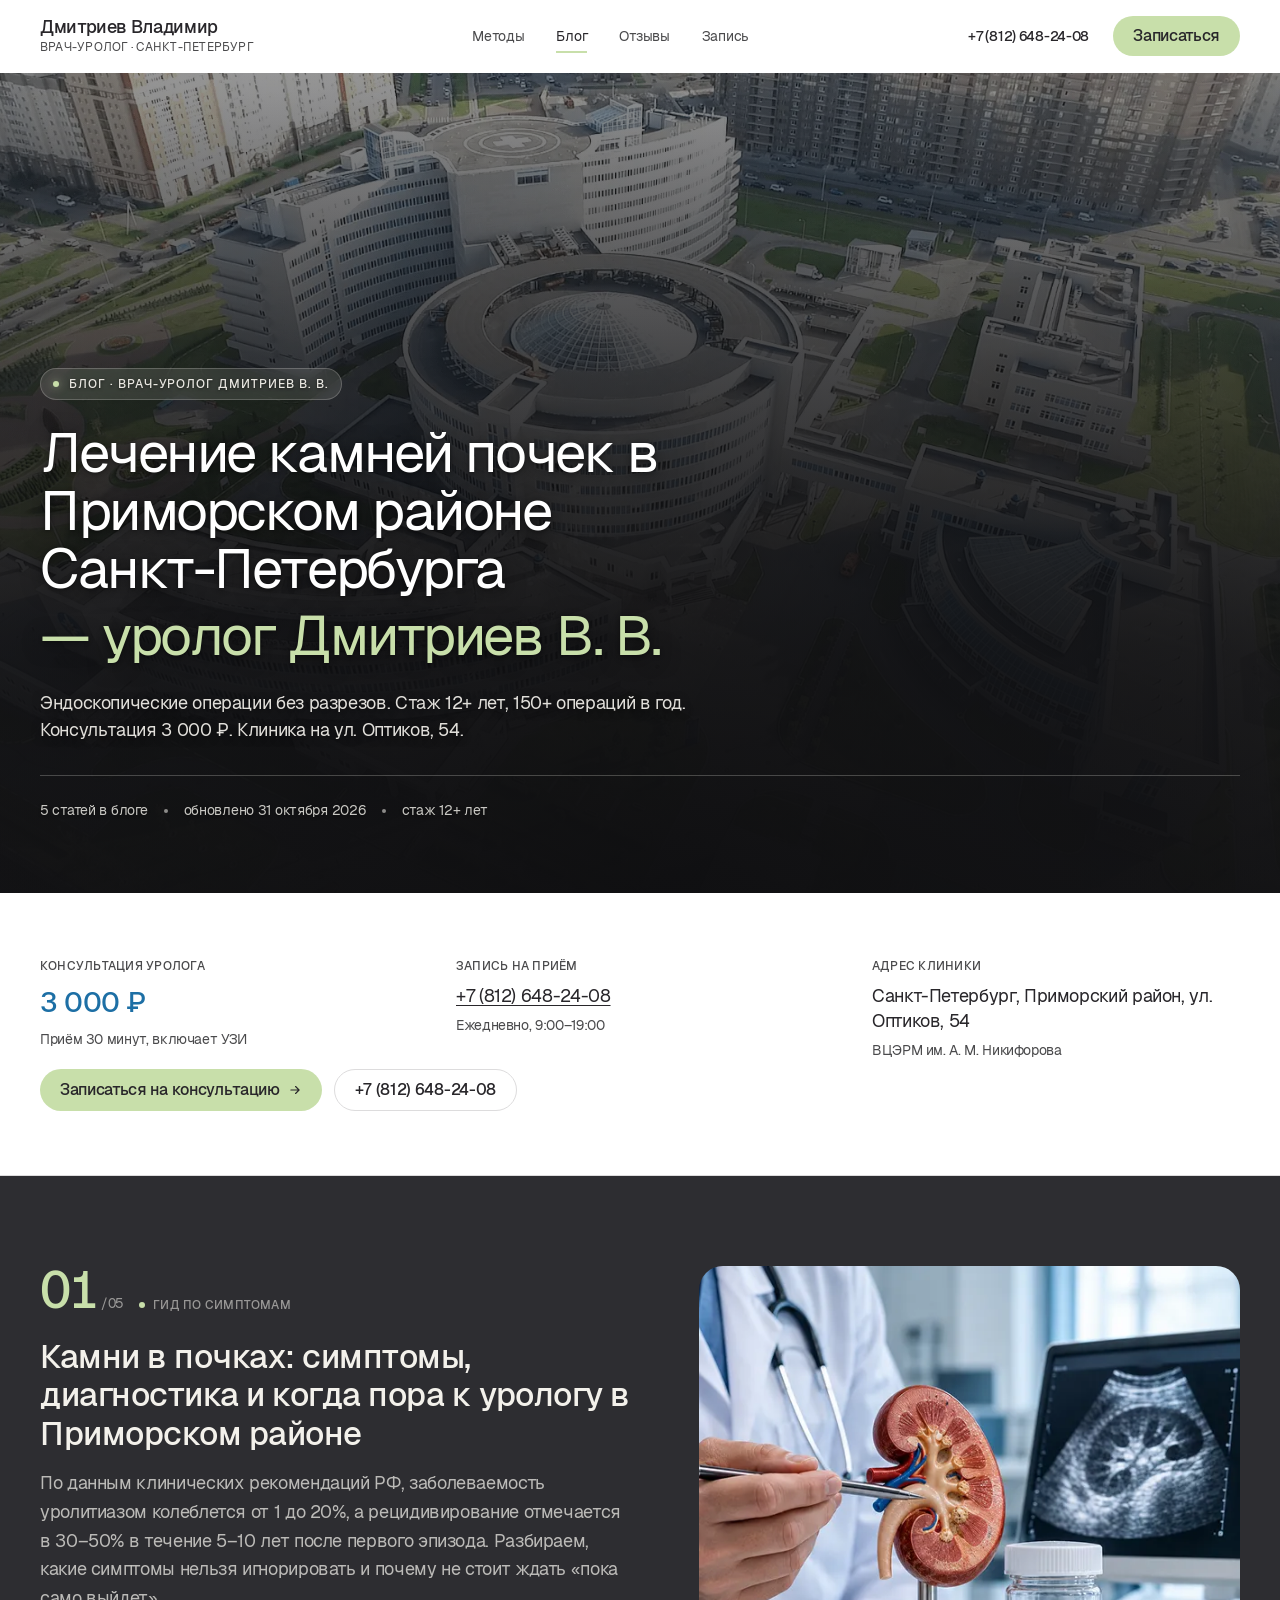
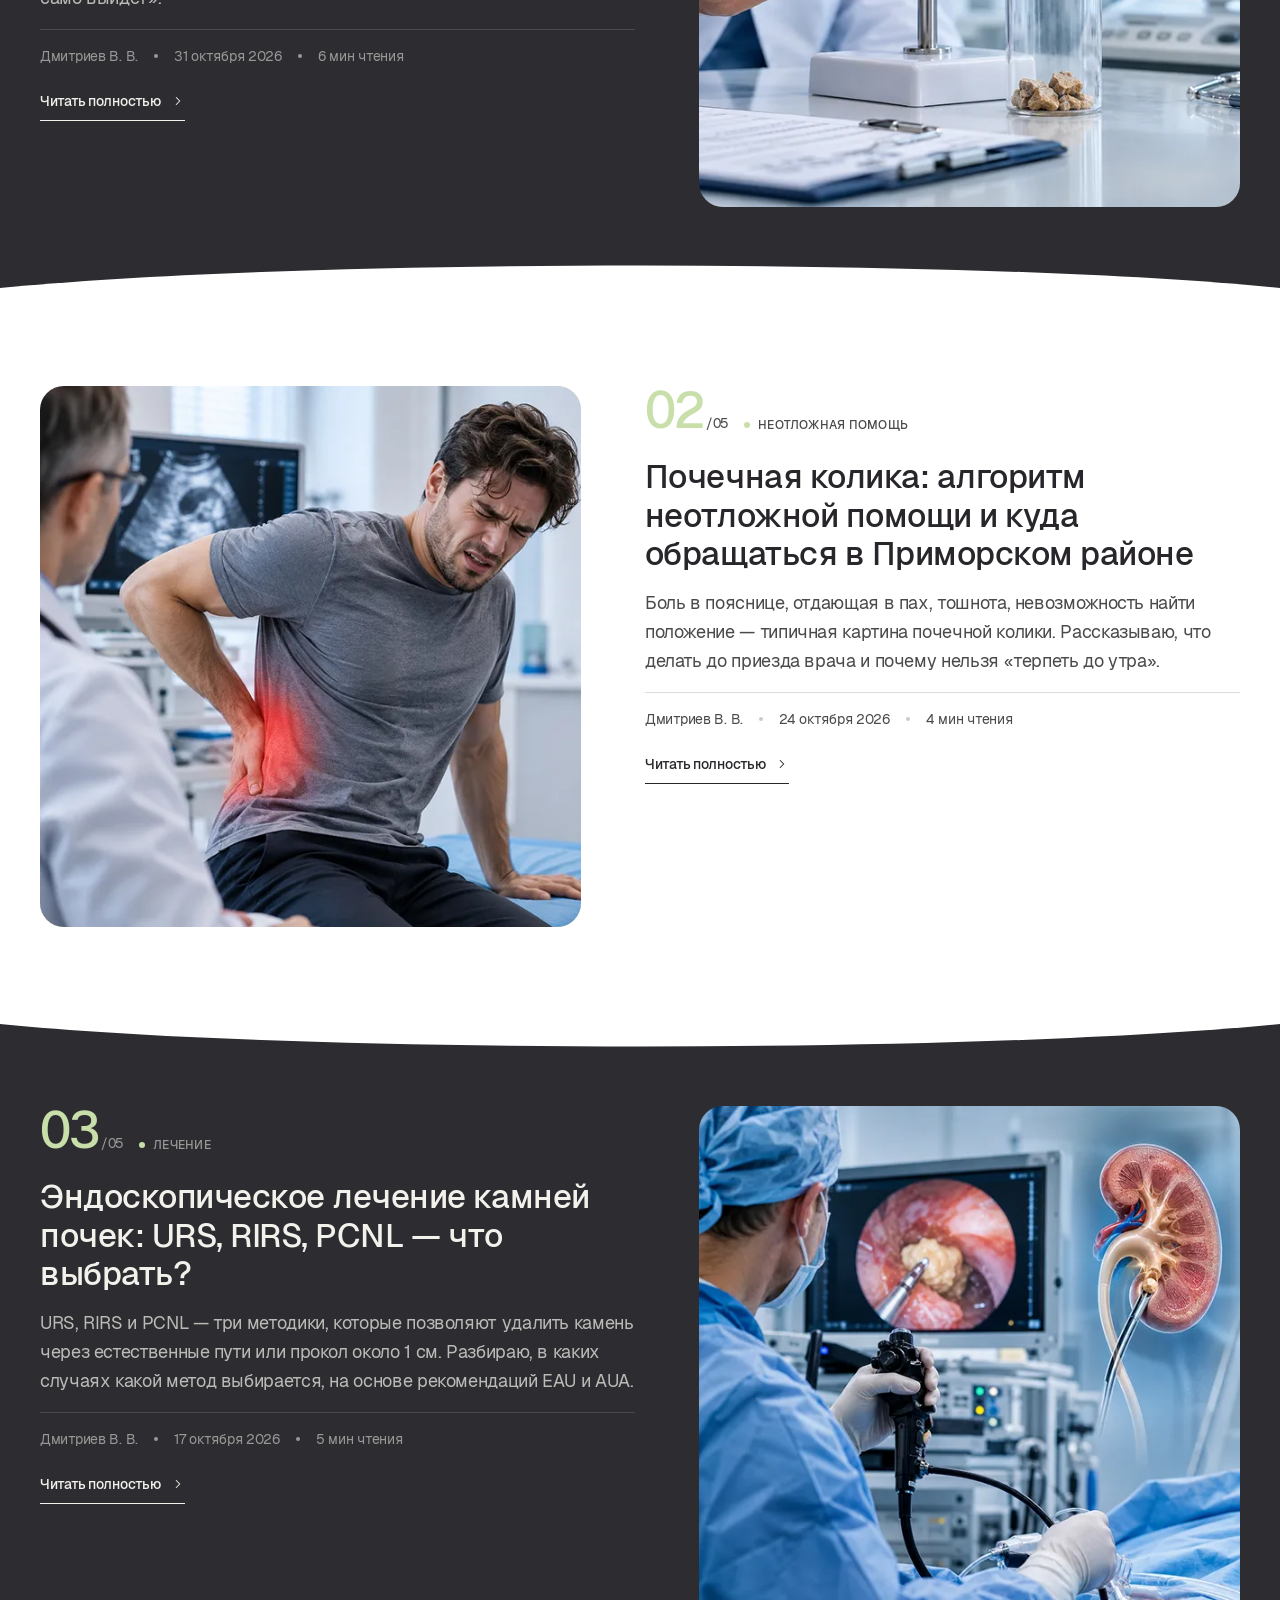
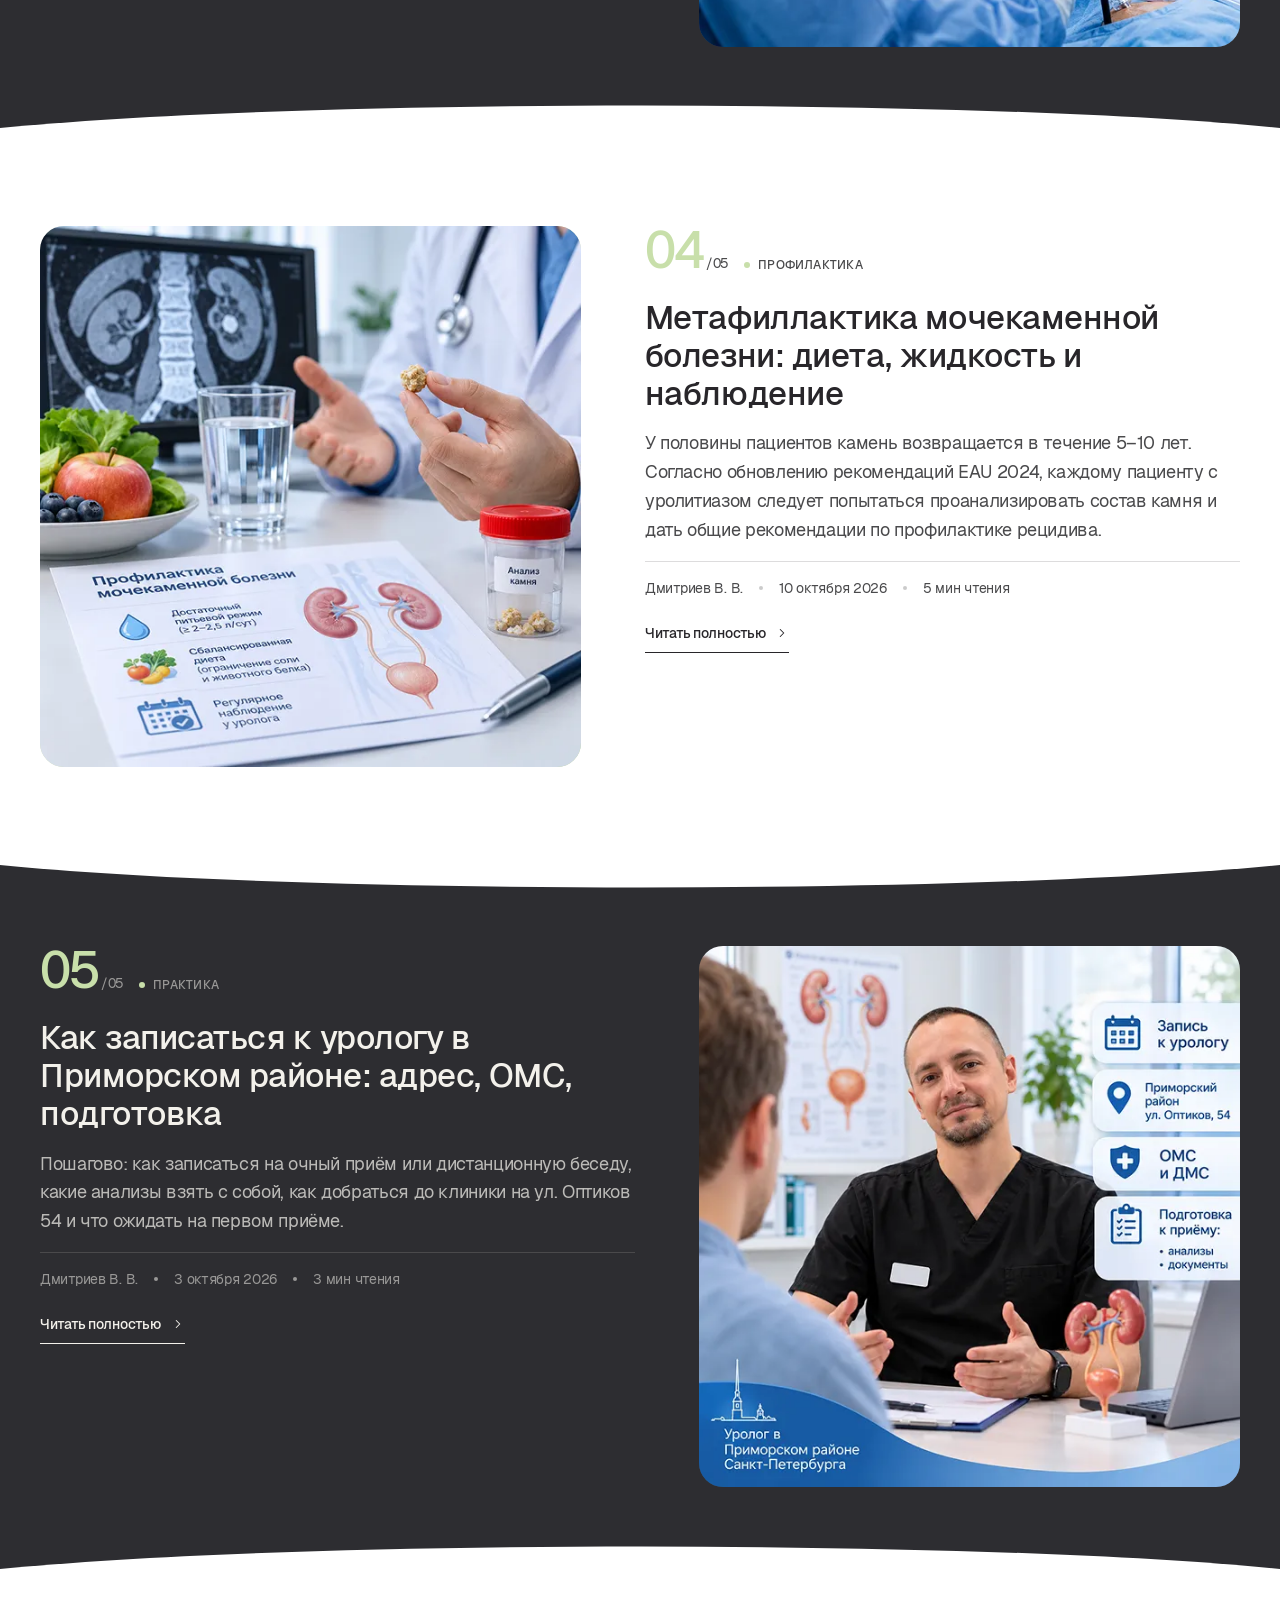
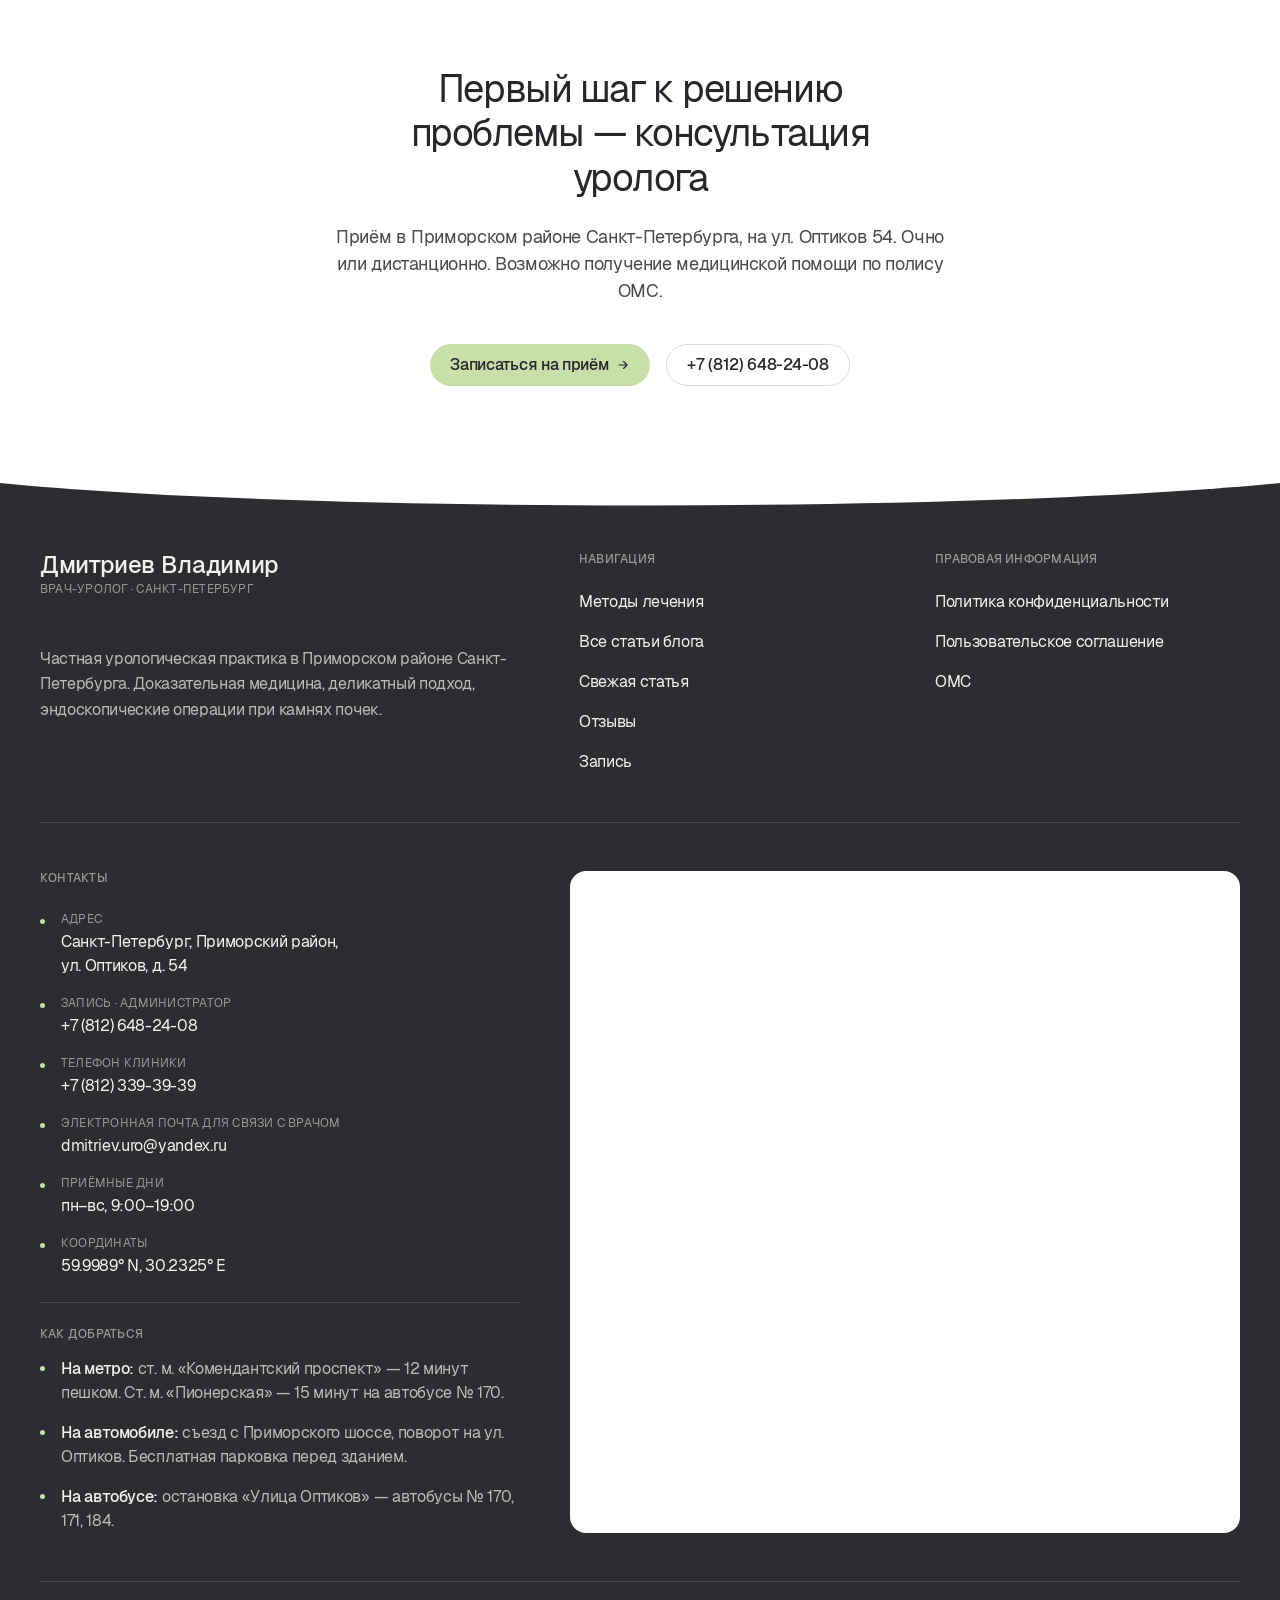
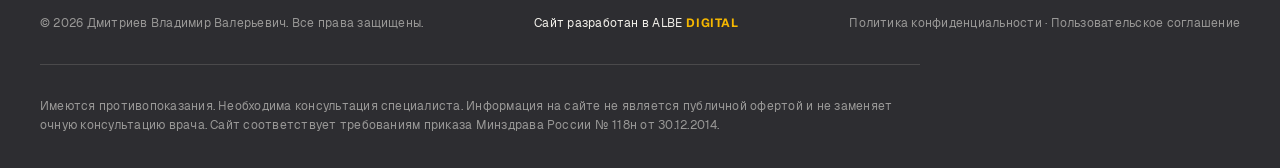
<file: blog.html>
<!DOCTYPE html>
<html lang="ru">
<head>
<meta charset="UTF-8"/>
<meta name="viewport" content="width=device-width,initial-scale=1.0"/>
<title>Блог уролога Дмитриева В. В. — лечение камней почек в Приморском районе Санкт-Петербурга | Стаж 12+ лет</title>
<meta name="description" content="Блог врача-уролога Дмитриева В. В. о лечении камней почек в Приморском районе Санкт-Петербурга: симптомы, диагностика, эндоскопические операции URS, RIRS, PCNL, профилактика. Стаж 12+ лет, 150+ операций в год. Консультация 3 000 ₽. Клиника на ул. Оптиков, 54. Запись: +7 (812) 648-24-08."/>
<meta name="keywords" content="блог уролога, лечение камней почек Приморский район, уролог Приморский район, дробление камней в почках СПб, мочекаменная болезнь лечение, Дмитриев уролог, ВЦЭРМ урология, Оптиков 54, эндоскопическая операция камни почек"/>
<meta name="robots" content="index, follow, max-snippet:-1, max-image-preview:large"/>
<link rel="canonical" href="https://dmitrievuro.ru/blog.html"/>
<meta property="og:type" content="website"/>
<meta property="og:locale" content="ru_RU"/>
<meta property="og:title" content="Блог уролога Дмитриева В. В. — лечение камней почек в Приморском районе Санкт-Петербурга"/>
<meta property="og:description" content="Блог о лечении камней почек: симптомы, диагностика, эндоскопические операции без разрезов. Стаж 12+ лет. Консультация 3 000 ₽. Клиника на ул. Оптиков, 54."/>
<meta property="og:url" content="https://dmitrievuro.ru/blog.html"/>
<meta property="og:site_name" content="Врач-уролог Дмитриев Владимир Валерьевич"/>
<meta property="og:image" content="https://dmitrievuro.ru/001.webp"/>
<meta property="og:image:width" content="1200"/>
<meta property="og:image:height" content="630"/>
<meta name="twitter:card" content="summary_large_image"/>
<meta name="twitter:title" content="Блог уролога Дмитриева В. В. — лечение камней почек в Приморском районе СПб"/>
<meta name="twitter:description" content="Блог о лечении камней почек: симптомы, диагностика, эндоскопические операции. Запись: +7 (812) 648-24-08."/>
<meta name="twitter:image" content="https://dmitrievuro.ru/001.webp"/>
<meta name="geo.region" content="RU-SPE"/>
<meta name="geo.placename" content="Санкт-Петербург, Приморский район"/>
<meta name="geo.position" content="59.998900;30.232500"/>
<meta name="ICBM" content="59.998900, 30.232500"/>
<meta name="geo.country" content="RU"/>
<meta name="theme-color" content="#c8dfaa"/>
<meta name="format-detection" content="telephone=yes"/>
<link rel="icon" type="image/svg+xml" href="data:image/svg+xml,%3Csvg%20xmlns='http://www.w3.org/2000/svg'%20viewBox='0%200%2064%2064'%3E%3Crect%20width='64'%20height='64'%20rx='10'%20fill='%23c8dfaa'/%3E%3Ctext%20x='32'%20y='33'%20font-family='Geist,sans-serif'%20font-size='46'%20font-weight='600'%20fill='%23ffffff'%20text-anchor='middle'%20dominant-baseline='central'%3ED%3C/text%3E%3C/svg%3E"/>
<link rel="apple-touch-icon" href="data:image/svg+xml,%3Csvg%20xmlns='http://www.w3.org/2000/svg'%20viewBox='0%200%2064%2064'%3E%3Crect%20width='64'%20height='64'%20rx='10'%20fill='%23c8dfaa'/%3E%3Ctext%20x='32'%20y='33'%20font-family='Geist,sans-serif'%20font-size='46'%20font-weight='600'%20fill='%23ffffff'%20text-anchor='middle'%20dominant-baseline='central'%3ED%3C/text%3E%3C/svg%3E"/>
<link rel="preload" href="Geist-Regular.woff2" as="font" type="font/woff2" crossorigin/>
<link rel="preload" href="Geist-Medium.woff2" as="font" type="font/woff2" crossorigin/>
<link rel="preload" href="001.webp" as="image" fetchpriority="high"/>

<script type="application/ld+json">
{
  "@context": "https://schema.org",
  "@type": "Blog",
  "name": "Блог уролога Дмитриева В. В.",
  "description": "Блог о лечении мочекаменной болезни в Приморском районе Санкт-Петербурга. Эндоскопические операции URS, RIRS, PCNL. Врач-уролог Дмитриев В. В., стаж 12+ лет.",
  "url": "https://dmitrievuro.ru/blog.html",
  "inLanguage": "ru-RU",
  "author": {"@type": "Physician","name": "Дмитриев Владимир Валерьевич","jobTitle": "Врач-уролог","url": "https://dmitrievuro.ru/"},
  "publisher": {"@type": "Physician","name": "Дмитриев Владимир Валерьевич","url": "https://dmitrievuro.ru/"}
}
</script>

<style>
@font-face{font-family:'Geist';src:url('Geist-Regular.woff2') format('woff2');font-weight:400;font-style:normal;font-display:swap}
@font-face{font-family:'Geist';src:url('Geist-Medium.woff2') format('woff2');font-weight:500;font-style:normal;font-display:swap}
@font-face{font-family:'Geist';src:url('Geist-Bold.woff2') format('woff2');font-weight:700;font-style:normal;font-display:swap}

:root{
--parchment:#f3f1eb;--ink:#28262a;--graphite:#4a4a4c;--paper:#fff;--fog:#dddcdd;--silver:#cbcbcb;
--sky-deep:#1d6fa5;--sage:#c8dfaa;--sage-hover:#b9d496;--albe:#F5B700;
--band-bg:#2d2d31;--band-text:#f3f1eb;--band-text-muted:rgba(243,241,235,.72);--band-text-faint:rgba(243,241,235,.55);--band-line:rgba(243,241,235,.14);
--font-sans:'Geist',system-ui,-apple-system,'Segoe UI',Roboto,sans-serif;
--font-serif:'Geist',system-ui,-apple-system,'Segoe UI',Roboto,sans-serif;
--fs-caption:.75rem;--fs-sm:.875rem;--fs-body:1rem;--fs-sub:1.125rem;--fs-h-sm:1.5rem;--fs-h:2rem;--fs-h-lg:3rem;--fs-display:3.5rem;
--track-caption:.02em;--track-sm:-.28px;--track-body:-.32px;--track-sub:-.36px;--track-h-sm:-.48px;--track-h:-.64px;--track-h-lg:-1.44px;--track-display:-2.24px;
--sp-8:8px;--sp-16:16px;--sp-24:24px;--sp-32:32px;--sp-40:40px;--sp-48:48px;--sp-64:64px;--sp-80:80px;--sp-112:112px;
--edge:40px;--r-card:16px;--r-img:24px;--r-btn:100px;--r-sm:4px;
--border-fog:1px solid var(--fog);--focus-ring:2px solid var(--sage);
--tr-color:color .2s ease;--tr-bg-color:background .2s ease,color .2s ease;
--pad-card:clamp(24px,3vw,32px);--pad-card-lg:clamp(24px,3vw,40px);
}
@media (max-width:560px){:root{--edge:18px}}

html{scrollbar-width:thin;scrollbar-color:var(--sage) transparent}
::-webkit-scrollbar{width:8px;height:8px}
::-webkit-scrollbar-track{background:transparent}
::-webkit-scrollbar-thumb{background:var(--sage);border-radius:100px;border:2px solid transparent;background-clip:padding-box}
::-webkit-scrollbar-thumb:hover{background:var(--sage-hover);background-clip:padding-box}
::-webkit-scrollbar-corner{background:transparent}

*,*::before,*::after{box-sizing:border-box;margin:0;padding:0}
html{-webkit-text-size-adjust:100%;scroll-behavior:smooth;font-size:16px}
body{font-family:var(--font-sans);font-size:var(--fs-body);line-height:1.5;letter-spacing:var(--track-body);color:var(--ink);background:var(--paper);-webkit-font-smoothing:antialiased;-moz-osx-font-smoothing:grayscale;overflow-x:hidden}
img{max-width:100%;display:block}
a{color:inherit;text-decoration:none}
button{font:inherit;cursor:pointer;border:none;background:none;color:inherit}
ul{list-style:none}
::selection{background:var(--sage);color:var(--ink)}

h1,h2,h3,h4{font-weight:400;color:var(--ink);line-height:1.2}
h1{font-size:clamp(2.4rem,5.5vw,var(--fs-display));letter-spacing:var(--track-display);line-height:1}
h2{font-family:var(--font-serif);font-size:clamp(1.8rem,3.5vw,var(--fs-h-lg));letter-spacing:var(--track-h-lg);line-height:1.15}
.hl{color:var(--sky-deep)}
.caption{font-size:var(--fs-caption);letter-spacing:var(--track-caption);line-height:1.2;text-transform:uppercase;color:var(--graphite)}
.wrap{width:100%;margin:0 auto;padding-inline:var(--edge)}
.section{padding-block:clamp(56px,7vw,var(--sp-112));scroll-margin-top:80px}

.band{
  background-color:var(--band-bg);
  background-image:
    url("data:image/svg+xml;utf8,<svg xmlns='http://www.w3.org/2000/svg' viewBox='0 0 1440 40' preserveAspectRatio='none'><path d='M0,0 L1440,0 L1440,8 C1100,38 340,38 0,8 Z' fill='%23ffffff'/></svg>"),
    url("data:image/svg+xml;utf8,<svg xmlns='http://www.w3.org/2000/svg' viewBox='0 0 1440 40' preserveAspectRatio='none'><path d='M0,40 L1440,40 L1440,32 C1100,2 340,2 0,32 Z' fill='%23ffffff'/></svg>");
  background-position:top left,bottom left;
  background-repeat:no-repeat;
  background-size:100% 40px;
  color:var(--band-text)
}
.band--bottom-only{
  background-image:url("data:image/svg+xml;utf8,<svg xmlns='http://www.w3.org/2000/svg' viewBox='0 0 1440 40' preserveAspectRatio='none'><path d='M0,40 L1440,40 L1440,32 C1100,2 340,2 0,32 Z' fill='%23ffffff'/></svg>");
  background-position:bottom left
}
.band--top-only{
  background-image:url("data:image/svg+xml;utf8,<svg xmlns='http://www.w3.org/2000/svg' viewBox='0 0 1440 40' preserveAspectRatio='none'><path d='M0,0 L1440,0 L1440,8 C1100,38 340,38 0,8 Z' fill='%23ffffff'/></svg>");
  background-position:top left
}
@media (max-width:700px){.band,.band--bottom-only,.band--top-only{background-size:100% 26px}}
@media (max-width:480px){.band,.band--bottom-only,.band--top-only{background-size:100% 20px}}
.band h1,.band h2,.band h3,.band h4{color:var(--band-text)}
.band .caption{color:var(--band-text-faint)}

.btn{display:inline-flex;align-items:center;gap:var(--sp-8);padding:12px 20px;font-family:var(--font-sans);font-size:var(--fs-body);font-weight:500;letter-spacing:var(--track-body);border-radius:var(--r-btn);transition:background .25s ease,transform .2s ease,border-color .25s ease,color .25s ease;white-space:nowrap;line-height:1}
.btn-sage{background:var(--sage);color:var(--ink)}
.btn-sage:hover{background:var(--sage-hover);transform:translateY(-1px)}
.btn-ghost{color:var(--ink);padding:12px 20px;border:var(--border-fog);background:transparent}
.btn-ghost:hover{color:var(--ink);border-color:var(--ink);background:var(--parchment);transform:translateY(-1px)}
.band .btn-ghost{color:var(--band-text);border-color:var(--band-line)}
.band .btn-ghost:hover{color:var(--band-text);border-color:var(--band-text);background:rgba(243,241,235,.08)}

.nav{position:sticky;top:0;z-index:100;background:var(--paper);padding-block:var(--sp-16);border-bottom:1px solid transparent;transition:border-color .3s ease}
.nav-inner{display:flex;align-items:center;justify-content:space-between;gap:var(--sp-24)}
.nav-brand{font-size:1.125rem;font-weight:500;letter-spacing:var(--track-sub);color:var(--ink);line-height:1.1;display:inline-block}
.nav-brand>span{display:block;font-size:var(--fs-caption);font-weight:400;letter-spacing:var(--track-caption);text-transform:uppercase;color:var(--graphite);margin-top:3px;line-height:1.35}
.nav-brand-role,.nav-brand-city{display:inline}
.nav-brand-city::before{content:" · "}
.nav-links{display:flex;align-items:center;gap:var(--sp-32)}
.nav-links a{font-size:var(--fs-sm);letter-spacing:var(--track-sm);color:var(--graphite);transition:var(--tr-color);position:relative}
.nav-links a:hover{color:var(--ink)}
.nav-links a.is-active{color:var(--ink)}
.nav-links a.is-active::after{content:"";position:absolute;left:0;right:0;bottom:-6px;height:2px;background:var(--sage)}
.nav-right{display:flex;align-items:center;gap:var(--sp-24)}
.nav-phone{font-size:var(--fs-sm);letter-spacing:var(--track-sm);font-weight:500;color:var(--ink)}
.nav-phone:hover{color:var(--graphite)}
.nav-burger{display:none;width:40px;height:40px;border-radius:var(--r-sm);border:var(--border-fog);place-items:center}
.nav-burger span{display:block;width:16px;height:1.5px;background:var(--ink);position:relative}
.nav-burger span::before,.nav-burger span::after{content:"";position:absolute;left:0;width:16px;height:1.5px;background:var(--ink)}
.nav-burger span::before{top:-5px}
.nav-burger span::after{top:5px}
.nav-mobile{display:none;overflow:hidden;max-height:0;transition:max-height .4s cubic-bezier(.3,.8,.3,1)}
.nav-mobile.open{max-height:500px}
.nav-mobile ul{padding:var(--sp-16) 0 var(--sp-24)}
.nav-mobile li{border-bottom:var(--border-fog)}
.nav-mobile a{display:block;padding:var(--sp-16) 0;font-size:var(--fs-sub);letter-spacing:var(--track-sub);color:var(--ink)}
@media (max-width:900px){.nav-links,.nav-phone{display:none}.nav-burger{display:grid}.nav-mobile{display:block}}
@media (max-width:560px){.nav{padding-block:10px}.nav-inner{gap:var(--sp-16)}.nav .nav-brand{font-size:1rem}.nav .nav-brand>span{font-size:.625rem;letter-spacing:.05em}.nav .nav-brand-role,.nav .nav-brand-city{display:block}.nav .nav-brand-city{margin-top:1px}.nav .nav-brand-city::before{content:none}.nav-right{gap:10px}.nav-right .btn-sage{padding:7px 14px;font-size:var(--fs-sm)}.nav-burger{width:36px;height:36px}}

.blog-hero{
  position:relative;
  display:flex;
  min-height:calc(100vh - 80px);
  min-height:calc(100svh - 80px);
  overflow:hidden;
  isolation:isolate;
  background:var(--band-bg);
}
.blog-hero__bg{position:absolute;inset:0;width:100%;height:100%;object-fit:cover;z-index:0}
.blog-hero__overlay{
  position:relative;
  z-index:1;
  display:flex;
  flex-direction:column;
  justify-content:flex-end;
  width:100%;
  padding-bottom:clamp(48px,8vh,96px);
  padding-top:clamp(100px,15vh,180px);
  background:
    radial-gradient(140% 100% at 50% 100%, rgba(15,15,17,.92) 0%, rgba(15,15,17,.35) 60%, rgba(15,15,17,.05) 100%),
    linear-gradient(180deg, rgba(20,20,22,.42) 0%, rgba(20,20,22,.68) 35%, rgba(20,20,22,.90) 70%, rgba(20,20,22,.97) 100%);
  color:var(--paper);
}

.blog-hero__eyebrow{
  display:inline-flex;
  align-items:center;
  gap:10px;
  font-size:var(--fs-caption);
  letter-spacing:.08em;
  text-transform:uppercase;
  color:rgba(243,241,235,.95);
  margin-bottom:var(--sp-24);
  text-shadow:0 1px 3px rgba(0,0,0,.55);
  padding:6px 12px;
  border-radius:100px;
  background:rgba(243,241,235,.12);
  backdrop-filter:blur(8px);
  -webkit-backdrop-filter:blur(8px);
  border:1px solid rgba(243,241,235,.22);
  font-weight:500;
}
.blog-hero__eyebrow::before{content:"";width:6px;height:6px;border-radius:50%;background:var(--sage);flex-shrink:0;box-shadow:0 0 8px rgba(200,223,170,.6)}

/* ===== H1 — 4 ЯВНЫЕ СТРОКИ ===== */
.blog-hero__title{
  color:var(--paper);
  margin-bottom:var(--sp-24);
  line-height:1.04;
  letter-spacing:var(--track-h-lg);
  text-shadow:0 3px 20px rgba(0,0,0,.55), 0 1px 4px rgba(0,0,0,.4);
  max-width:min(100%, 960px);
  overflow-wrap:break-word;
  hyphens:none;
}
.blog-hero__title-line{
  display:block;
  white-space:nowrap;
}
.blog-hero__title-line--accent{
  color:var(--sage);
  margin-top:.15em;
}

.blog-hero__lead{
  font-size:var(--fs-sub);
  line-height:1.5;
  letter-spacing:var(--track-sub);
  color:rgba(243,241,235,.92);
  max-width:60ch;
  margin-bottom:var(--sp-32);
  text-shadow:0 2px 8px rgba(0,0,0,.5);
}
.blog-hero__meta{
  display:flex;
  align-items:center;
  gap:var(--sp-16);
  flex-wrap:wrap;
  font-size:var(--fs-sm);
  color:rgba(243,241,235,.82);
  letter-spacing:var(--track-sm);
  padding-top:var(--sp-24);
  border-top:1px solid rgba(243,241,235,.24);
  text-shadow:0 1px 3px rgba(0,0,0,.55);
}
.blog-hero__meta-dot{width:4px;height:4px;border-radius:50%;background:rgba(243,241,235,.55);flex-shrink:0}

@media (max-width:1024px){
  .blog-hero__title{max-width:100%;font-size:clamp(2rem,5.5vw,2.75rem)}
  .blog-hero__title-line{white-space:normal}
}
@media (max-width:560px){
  .blog-hero{min-height:calc(100vh - 60px);min-height:calc(100svh - 60px)}
  .blog-hero__overlay{padding-top:clamp(80px,18vh,140px);padding-bottom:clamp(32px,6vh,56px)}
  .blog-hero__title{font-size:clamp(1.75rem,7vw,2.25rem);line-height:1.1;letter-spacing:-.02em;max-width:none}
  .blog-hero__lead{font-size:1rem;line-height:1.55}
  .blog-hero__meta{gap:10px;font-size:.75rem;padding-top:var(--sp-16)}
}

.commercial-block{
  background:var(--paper);
  padding-block:clamp(40px,6vw,64px);
  border-bottom:1px solid var(--fog);
}
.commercial-inner{
  display:grid;
  grid-template-columns:repeat(3,minmax(0,1fr));
  gap:clamp(24px,4vw,48px);
  align-items:start;
}
.commercial-item{display:grid;gap:var(--sp-8)}
.commercial-item dt{font-size:var(--fs-caption);letter-spacing:var(--track-caption);text-transform:uppercase;color:var(--graphite);font-weight:500}
.commercial-item dd{font-size:var(--fs-sub);letter-spacing:var(--track-sub);color:var(--ink);line-height:1.4}
.commercial-item .price{font-family:var(--font-serif);font-size:clamp(1.5rem,2.2vw,1.875rem);font-weight:500;color:var(--sky-deep);letter-spacing:var(--track-h-sm)}
.commercial-item .note{font-size:var(--fs-sm);color:var(--graphite)}
.commercial-actions{display:flex;flex-wrap:wrap;gap:12px;margin-top:var(--sp-8)}
@media (max-width:800px){.commercial-inner{grid-template-columns:1fr;gap:var(--sp-24)}}

.post-block{padding-block:clamp(56px,7vw,112px);position:relative}
.post-block--light{background:var(--paper)}
.post-block--dark{background-color:var(--band-bg);color:var(--band-text)}
.post-block--dark .post-block__title{color:var(--band-text)}
.post-block--dark .post-block__excerpt{color:var(--band-text-muted)}

.post-block__inner{display:grid;grid-template-columns:minmax(0,1.1fr) minmax(0,1fr);gap:clamp(32px,5vw,80px);align-items:start}
.post-block--reverse .post-block__inner{grid-template-columns:minmax(0,1fr) minmax(0,1.1fr)}
.post-block--reverse .post-block__content{order:2}
.post-block--reverse .post-block__media{order:1}

.post-block__content{display:flex;flex-direction:column;min-width:0}
.post-block__top{display:flex;align-items:baseline;gap:var(--sp-16);flex-wrap:wrap;margin-bottom:var(--sp-24)}
.post-block__num{display:inline-flex;align-items:baseline;gap:2px;font-variant-numeric:tabular-nums;line-height:1}
.post-block__num-current{font-family:var(--font-serif);font-size:clamp(2.25rem,4vw,3.25rem);font-weight:500;color:var(--sage);letter-spacing:-.03em;line-height:.95}
.post-block__num-total{font-size:var(--fs-sm);color:var(--graphite);font-weight:400;letter-spacing:var(--track-sm)}
.post-block--dark .post-block__num-total{color:var(--band-text-faint)}
.post-block__tag{display:inline-flex;align-items:center;gap:8px;font-size:var(--fs-caption);letter-spacing:var(--track-caption);text-transform:uppercase;color:var(--graphite);font-weight:500}
.post-block__tag::before{content:"";width:6px;height:6px;border-radius:50%;background:var(--sage);flex-shrink:0}
.post-block--dark .post-block__tag{color:var(--band-text-faint)}

.post-block__title{font-family:var(--font-serif);font-size:clamp(1.5rem,2.6vw,2.25rem);font-weight:500;letter-spacing:var(--track-h-sm);line-height:1.15;color:var(--ink);margin-bottom:var(--sp-16)}
.post-block__excerpt{font-size:var(--fs-sub);line-height:1.6;letter-spacing:var(--track-sub);color:var(--graphite);margin-bottom:var(--sp-16)}

.post-block__more{max-height:0;overflow:hidden;opacity:0;transition:max-height .5s ease,opacity .3s ease,margin .3s ease}
.post-block__more.is-open{max-height:5000px;opacity:1;margin-bottom:var(--sp-16)}
.post-block__more-inner{display:grid;gap:var(--sp-16);font-size:var(--fs-body);line-height:1.65;color:var(--graphite)}
.post-block--dark .post-block__more-inner{color:var(--band-text-muted)}
.post-block__more-inner p{color:inherit}
.post-block__more-inner h4{font-family:var(--font-serif);font-size:1.125rem;font-weight:500;color:var(--ink);margin-top:var(--sp-8)}
.post-block--dark .post-block__more-inner h4{color:var(--band-text)}
.post-block__more-inner ul{list-style:disc;padding-left:22px;display:grid;gap:8px}
.post-block__more-inner li{line-height:1.6;color:inherit}
.post-block__more-inner strong{color:var(--ink);font-weight:500}
.post-block--dark .post-block__more-inner strong{color:var(--band-text)}
.post-block__more-inner a{color:var(--ink);text-decoration:underline;text-underline-offset:3px}
.post-block--dark .post-block__more-inner a{color:var(--band-text)}

.post-block__callout{padding:var(--sp-16) var(--sp-24);border-left:3px solid var(--sage);border-radius:0 var(--r-sm) var(--r-sm) 0;background:#f7faf3;font-size:var(--fs-body);line-height:1.6;color:var(--ink)}
.post-block--dark .post-block__callout{background:rgba(200,223,170,.08);color:var(--band-text)}
.post-block__callout strong{color:var(--ink)}
.post-block--dark .post-block__callout strong{color:var(--band-text)}

.post-block__meta{display:flex;align-items:center;gap:var(--sp-16);flex-wrap:wrap;font-size:var(--fs-sm);color:var(--graphite);letter-spacing:var(--track-sm);padding-top:var(--sp-16);border-top:1px solid var(--fog);margin-bottom:var(--sp-16)}
.post-block--dark .post-block__meta{color:var(--band-text-faint);border-top-color:var(--band-line)}
.post-block__meta-dot{width:4px;height:4px;border-radius:50%;background:var(--silver)}
.post-block--dark .post-block__meta-dot{background:var(--band-text-faint)}

.post-block__toggle{display:inline-flex;align-items:center;gap:10px;align-self:flex-start;font-family:var(--font-sans);font-size:var(--fs-sm);font-weight:500;letter-spacing:var(--track-sm);color:var(--ink);padding:8px 0;border-bottom:1px solid var(--ink);transition:color .2s ease,border-color .2s ease,gap .25s ease;background:none;cursor:pointer}
.post-block__toggle:hover{color:var(--sky-deep);border-bottom-color:var(--sky-deep);gap:14px}
.post-block--dark .post-block__toggle{color:var(--band-text);border-bottom-color:var(--band-text)}
.post-block--dark .post-block__toggle:hover{color:var(--sage);border-bottom-color:var(--sage)}
.post-block__toggle:focus-visible{outline:var(--focus-ring);outline-offset:4px}
.post-block__toggle svg{transition:transform .3s ease}
.post-block__toggle[aria-expanded="true"] svg{transform:rotate(90deg)}

.post-block__media{
  position:relative;width:100%;align-self:start;border-radius:var(--r-img);overflow:hidden;
  background:linear-gradient(135deg,#e7eedd 0%,#d0e0b8 50%,#b9d496 100%);
  height:0;padding-bottom:100%;
}
.post-block--dark .post-block__media{background:linear-gradient(135deg,#3a3a3f 0%,#454549 50%,#505055 100%)}
.post-block__media img{position:absolute;inset:0;width:100%;height:100%;object-fit:cover;transition:transform .7s cubic-bezier(.3,.8,.3,1)}
.post-block:hover .post-block__media img{transform:scale(1.03)}

@media (max-width:900px){
  .post-block__inner,.post-block--reverse .post-block__inner{grid-template-columns:1fr !important;gap:var(--sp-32)}
  .post-block__content,.post-block--reverse .post-block__content{order:1 !important}
  .post-block__media,.post-block--reverse .post-block__media{order:2 !important;max-width:420px;margin-inline:auto;width:100%}
}

.blog-cta{padding-block:clamp(56px,7vw,var(--sp-112));background:var(--paper)}
.blog-cta__inner{display:grid;gap:var(--sp-24);text-align:center;max-width:720px;margin:0 auto}
.blog-cta__title{font-family:var(--font-serif);font-size:clamp(1.6rem,3vw,2.4rem);letter-spacing:var(--track-h-lg);line-height:1.15;color:var(--ink);max-width:22ch;margin:0 auto}
.blog-cta__text{font-size:var(--fs-sub);letter-spacing:var(--track-sub);color:var(--graphite);line-height:1.5;max-width:52ch;margin:0 auto}
.blog-cta__actions{display:flex;flex-wrap:wrap;gap:16px;justify-content:center;margin-top:var(--sp-16)}

.footer{padding-top:clamp(48px,6vw,80px);padding-bottom:var(--sp-32)}
.footer-grid{display:grid;grid-template-columns:minmax(0,1.6fr) repeat(2,minmax(0,1fr));gap:clamp(32px,4vw,64px);padding-bottom:var(--sp-48);border-bottom:var(--border-fog)}
.footer-brand .nav-brand{font-size:1.5rem}
.footer-brand .nav-brand span{margin-bottom:var(--sp-24)}
.footer-about{font-size:var(--fs-body);letter-spacing:var(--track-body);line-height:1.6;color:var(--graphite);max-width:44ch;margin-top:var(--sp-24)}
.footer-col h3{font-size:var(--fs-caption);letter-spacing:var(--track-caption);text-transform:uppercase;color:var(--graphite);margin-bottom:var(--sp-24);font-weight:500}
.footer-col ul{display:grid;gap:var(--sp-16)}
.footer-col a{font-size:var(--fs-body);letter-spacing:var(--track-body);color:var(--ink);transition:var(--tr-color)}
.footer-col a:hover{color:var(--graphite)}
.footer-contacts-map{display:grid;grid-template-columns:minmax(0,1fr) minmax(0,1.4fr);gap:clamp(32px,4vw,64px);padding-block:var(--sp-48);border-bottom:var(--border-fog);align-items:start}
.footer-contact{display:flex;gap:var(--sp-16);align-items:flex-start;margin-bottom:var(--sp-16);font-size:var(--fs-body);letter-spacing:var(--track-body);line-height:1.5;color:var(--ink)}
.footer-contact:last-child{margin-bottom:0}
.footer-contact .lbl{display:block;font-size:var(--fs-caption);letter-spacing:var(--track-caption);text-transform:uppercase;color:var(--graphite);margin-bottom:2px}
.footer-contact::before,.footer-directions li::before{content:"";width:5px;height:5px;background:var(--sage);border-radius:50%;flex-shrink:0;margin-top:9px}
.footer-directions{margin-top:var(--sp-24);padding-top:var(--sp-24);border-top:var(--border-fog)}
.footer-directions h4{font-family:var(--font-sans);font-size:var(--fs-caption);font-weight:500;letter-spacing:var(--track-caption);text-transform:uppercase;color:var(--graphite);margin-bottom:var(--sp-16)}
.footer-directions ul{display:grid;gap:var(--sp-16)}
.footer-directions li{display:flex;gap:var(--sp-16);font-size:var(--fs-body);letter-spacing:var(--track-body);line-height:1.5;color:var(--graphite)}
.footer-directions strong{color:var(--ink);font-weight:500}
.footer-map{position:relative;border-radius:var(--r-card);overflow:hidden;border:var(--border-fog);background:var(--paper);min-height:380px;height:100%;line-height:0}
.footer-map iframe{position:absolute;inset:0;width:100%;height:100%;border:0;filter:saturate(.95) contrast(1.01)}
.footer-bottom{display:flex;justify-content:space-between;align-items:center;gap:var(--sp-24);flex-wrap:wrap;padding-top:var(--sp-32);font-size:var(--fs-caption);letter-spacing:var(--track-caption);color:var(--graphite)}
.footer-bottom a{transition:var(--tr-color)}
.footer-bottom a:hover{color:var(--ink)}
.footer-credit{display:inline-flex;align-items:center;gap:4px;font-size:var(--fs-caption);letter-spacing:var(--track-caption);color:var(--ink);transition:var(--tr-color)}
.footer-credit .albe-digital{font-weight:600;color:var(--albe);letter-spacing:.05em;transition:filter .2s ease}
.footer-credit:hover .albe-digital{filter:brightness(1.08)}
.footer-legal{margin-top:var(--sp-32);padding-top:var(--sp-32);border-top:var(--border-fog);font-size:var(--fs-caption);letter-spacing:var(--track-caption);line-height:1.6;color:var(--graphite);max-width:110ch}
@media (max-width:900px){.footer-grid{grid-template-columns:1fr 1fr;gap:var(--sp-40)}.footer-brand{grid-column:span 2}.footer-contacts-map{grid-template-columns:1fr}.footer-map{min-height:320px}}
@media (max-width:560px){.footer-grid{grid-template-columns:1fr}.footer-brand{grid-column:auto}}

.band .footer-grid{border-bottom-color:var(--band-line)}
.band .footer-brand .nav-brand{color:var(--band-text)}
.band .footer-brand .nav-brand>span{color:var(--band-text-faint)}
.band .footer-about{color:var(--band-text-muted)}
.band .footer-col h3{color:var(--band-text-faint)}
.band .footer-col a{color:var(--band-text)}
.band .footer-col a:hover{color:var(--band-text-muted)}
.band .footer-contacts-map{border-bottom-color:var(--band-line)}
.band .footer-contact{color:var(--band-text)}
.band .footer-contact .lbl{color:var(--band-text-faint)}
.band .footer-contact a{color:var(--band-text)}
.band .footer-contact a:hover{color:var(--band-text-muted)}
.band .footer-directions{border-top-color:var(--band-line)}
.band .footer-directions h4{color:var(--band-text-faint)}
.band .footer-directions li{color:var(--band-text-muted)}
.band .footer-directions strong{color:var(--band-text)}
.band .footer-bottom{color:var(--band-text-faint)}
.band .footer-bottom a:hover{color:var(--band-text)}
.band .footer-credit{color:var(--band-text)}
.band .footer-legal{border-top-color:var(--band-line);color:var(--band-text-faint)}
.band .footer-map{border-color:var(--band-line)}

@media (prefers-reduced-motion:no-preference){
.reveal{opacity:0;transform:translateY(16px);transition:opacity .8s cubic-bezier(.2,.7,.2,1),transform .8s cubic-bezier(.2,.7,.2,1)}
.reveal.is-visible{opacity:1;transform:none}
}
</style>
</head>
<body>

<svg width="0" height="0" aria-hidden="true" focusable="false" style="position:absolute;left:-9999px"><defs>
<symbol id="i-arrow-right" viewBox="0 0 24 24" fill="none" stroke="currentColor" stroke-width="2" stroke-linecap="round" stroke-linejoin="round"><path d="M5 12h14M13 6l6 6-6 6"/></symbol>
<symbol id="i-arrow-right-thin" viewBox="0 0 24 24" fill="none" stroke="currentColor" stroke-width="1.8" stroke-linecap="round" stroke-linejoin="round"><path d="M9 6l6 6-6 6"/></symbol>
</defs></svg>

<header class="nav" id="siteNav">
  <div class="wrap nav-inner">
    <a href="index.html" class="nav-brand" aria-label="Дмитриев Владимир Валерьевич — врач-уролог, Санкт-Петербург">
      Дмитриев Владимир
      <span class="nav-brand-meta"><span class="nav-brand-role">врач-уролог</span><span class="nav-brand-city">Санкт-Петербург</span></span>
    </a>
    <nav class="nav-links" aria-label="Основная навигация">
      <a href="index.html#methods">Методы</a>
      <a href="blog.html" class="is-active" aria-current="page">Блог</a>
      <a href="index.html#reviews">Отзывы</a>
      <a href="index.html#appointment">Запись</a>
    </nav>
    <div class="nav-right">
      <a href="tel:+78126482408" class="nav-phone" aria-label="Позвонить для записи">+7 (812) 648-24-08</a>
      <a href="index.html#appointment" class="btn btn-sage">Записаться</a>
      <button class="nav-burger" aria-label="Открыть меню" aria-expanded="false" id="navBurger"><span></span></button>
    </div>
  </div>
  <div class="nav-mobile" id="navMobile">
    <div class="wrap"><ul>
      <li><a href="index.html#methods">Методы</a></li>
      <li><a href="blog.html">Блог</a></li>
      <li><a href="index.html#reviews">Отзывы</a></li>
      <li><a href="index.html#appointment">Запись</a></li>
    </ul></div>
  </div>
</header>

<main>

<section class="blog-hero" id="top">
  <img class="blog-hero__bg" src="001.webp" alt="Блог уролога Дмитриева В. В. — лечение камней почек в Приморском районе Санкт-Петербурга" loading="eager" fetchpriority="high" width="1920" height="1080"/>
  <div class="blog-hero__overlay">
    <div class="wrap">
      <span class="blog-hero__eyebrow">Блог · врач-уролог Дмитриев В. В.</span>
      <h1 class="blog-hero__title">
        <span class="blog-hero__title-line">Лечение камней почек в</span>
        <span class="blog-hero__title-line">Приморском районе</span>
        <span class="blog-hero__title-line">Санкт-Петербурга</span>
        <span class="blog-hero__title-line blog-hero__title-line--accent">— уролог Дмитриев В. В.</span>
      </h1>
      <p class="blog-hero__lead">Эндоскопические операции без разрезов. Стаж 12+ лет, 150+ операций в год. Консультация 3 000 ₽. Клиника на ул. Оптиков, 54.</p>
      <div class="blog-hero__meta">
        <span>5 статей в блоге</span>
        <span class="blog-hero__meta-dot"></span>
        <span>обновлено 31 октября 2026</span>
        <span class="blog-hero__meta-dot"></span>
        <span>стаж 12+ лет</span>
      </div>
    </div>
  </div>
</section>

<section class="commercial-block" id="commercial">
  <div class="wrap">
    <div class="commercial-inner">
      <div class="commercial-item">
        <dt>Консультация уролога</dt>
        <dd class="price">3 000 ₽</dd>
        <dd class="note">Приём 30 минут, включает УЗИ</dd>
      </div>
      <div class="commercial-item">
        <dt>Запись на приём</dt>
        <dd><a href="tel:+78126482408" style="text-decoration:underline;text-underline-offset:3px;">+7 (812) 648-24-08</a></dd>
        <dd class="note">Ежедневно, 9:00–19:00</dd>
      </div>
      <div class="commercial-item">
        <dt>Адрес клиники</dt>
        <dd>Санкт-Петербург, Приморский район, ул. Оптиков, 54</dd>
        <dd class="note">ВЦЭРМ им. А. М. Никифорова</dd>
      </div>
    </div>
    <div class="commercial-actions">
      <a href="index.html#appointment" class="btn btn-sage">Записаться на консультацию <svg width="14" height="14" viewBox="0 0 24 24" aria-hidden="true"><use href="#i-arrow-right"/></svg></a>
      <a href="tel:+78126482408" class="btn btn-ghost">+7 (812) 648-24-08</a>
    </div>
  </div>
</section>

<section class="post-block post-block--dark band band--bottom-only" id="post-1">
  <div class="wrap">
    <div class="post-block__inner reveal">
      <div class="post-block__content">
        <div class="post-block__top">
          <span class="post-block__num"><span class="post-block__num-current">01</span><span class="post-block__num-total">/05</span></span>
          <span class="post-block__tag">Гид по симптомам</span>
        </div>
        <h2 class="post-block__title">Камни в почках: симптомы, диагностика и когда пора к урологу в Приморском районе</h2>
        <p class="post-block__excerpt">По данным клинических рекомендаций РФ, заболеваемость уролитиазом колеблется от 1 до 20%, а рецидивирование отмечается в 30–50% в течение 5–10 лет после первого эпизода. Разбираем, какие симптомы нельзя игнорировать и почему не стоит ждать «пока само выйдет».</p>

        <div class="post-block__more" id="more-1">
          <div class="post-block__more-inner">
            <p>Мочекаменная болезнь (МКБ) — хроническое системное заболевание, являющееся следствием метаболических нарушений и/или влияния факторов внешней среды и проявляющееся образованием камней в верхних мочевых путях. В Санкт-Петербурге, с его влажным климатом и особенностями питания, урологи Приморского района сталкиваются с этим диагнозом ежедневно.</p>
            <h4>Почему образуются камни</h4>
            <p>Камни формируются из солей, которые в норме растворены в моче. Если концентрация солей становится слишком высокой, а объём мочи — недостаточным, начинается кристаллизация. Согласно клиническим рекомендациям, выделяют формальный механизм (насыщение мочи, кристаллизация и агрегация кристаллов) и каузальный — влияние экзо- и эндогенных факторов: климатических, социально-бытовых, профессиональных, генетических. Основные факторы риска: хроническая дегидратация, высокое потребление соли, ожирение, семейный анамнез, приём некоторых лекарств и метаболические нарушения.</p>
            <h4>Симптомы, при которых нужен уролог</h4>
            <p>Небольшие камни (до 5–6 мм) часто выходят самостоятельно. Однако клиническая картина МКБ зависит от степени и уровня обструкции мочевых путей камнем, а также наличия воспаления. При камнях почек и мочеточника, не вызывающих обструкцию, болезнь может протекать бессимптомно. Основные проявления вне синдрома почечной колики — боль в поясничной области на стороне камня, микро- и макрогематурия, периодическая лихорадка с ознобом, учащённое мочеиспускание при локализации камня в нижней трети мочеточника. Требуют очной консультации:</p>
            <ul>
              <li>Острая боль в поясничной области, отдающая в пах или бедро (почечная колика).</li>
              <li>Кровь в моче — даже однократный эпизод.</li>
              <li>Учащённое или болезненное мочеиспускание на фоне боли в боку.</li>
              <li>Тошнота, рвота, озноб, повышение температуры (признак инфекции).</li>
              <li>Расширение лоханки почки (гидронефроз), выявленное при УЗИ.</li>
            </ul>
            <div class="post-block__callout"><strong>Важно:</strong> если боль нестерпима, сопровождается температурой или отсутствием мочи — это ургентное состояние. Не ждите утра, обращайтесь за медицинской помощью немедленно.</div>
            <h4>Диагностика: что действительно нужно</h4>
            <p>«Золотой стандарт» визуализации при мочекаменной болезни — компьютерная томография без контраста. Согласно клиническим рекомендациям РФ, нативная МСКТ обладает чувствительностью 96% и специфичностью до 100%, позволяет определить количество, размер, локализацию, структуру и плотность камня, а также расстояние от кожи до камня и окружающую анатомию. УЗИ почек и мочевого пузыря — доступный скрининговый метод, но он не всегда видит камни мочеточников. Лабораторные анализы (общий анализ мочи, биохимия крови с определением креатинина, анализ минерального состава камня) помогают выявить причину камнеобразования и подобрать профилактику.</p>
            <h4>Когда пора записаться в Приморском районе</h4>
            <p>Если вас беспокоит боль в пояснице, кровь в моче или на УЗИ/КТ уже обнаружили камень — не откладывайте визит. Я веду приём в Приморском районе Санкт-Петербурга, на ул. Оптиков 54 (ФГБУ ВЦЭРМ им. А. М. Никифорова МЧС России). Своевременная диагностика позволяет в большинстве случаев избежать открытой операции и тяжёлых осложнений.</p>
            <div class="post-block__callout"><strong>Источники:</strong> Клинические рекомендации «Мочекаменная болезнь» (Российское общество урологов, 2024); BMJ Best Practice. Nephrolithiasis (2026).</div>
          </div>
        </div>

        <div class="post-block__meta">
          <span>Дмитриев В. В.</span>
          <span class="post-block__meta-dot"></span>
          <span>31 октября 2026</span>
          <span class="post-block__meta-dot"></span>
          <span>6 мин чтения</span>
        </div>

        <button class="post-block__toggle" data-toggle="more-1" aria-expanded="false" aria-controls="more-1">
          <span class="post-block__toggle-text">Читать полностью</span>
          <svg width="14" height="14" viewBox="0 0 24 24" aria-hidden="true"><use href="#i-arrow-right-thin"/></svg>
        </button>
      </div>
      <div class="post-block__media">
        <img src="01.webp" alt="Камни в почках — симптомы и диагностика в Приморском районе Санкт-Петербурга" loading="lazy" width="800" height="800"/>
      </div>
    </div>
  </div>
</section>

<section class="post-block post-block--light post-block--reverse" id="post-2">
  <div class="wrap">
    <div class="post-block__inner reveal">
      <div class="post-block__content">
        <div class="post-block__top">
          <span class="post-block__num"><span class="post-block__num-current">02</span><span class="post-block__num-total">/05</span></span>
          <span class="post-block__tag">Неотложная помощь</span>
        </div>
        <h2 class="post-block__title">Почечная колика: алгоритм неотложной помощи и куда обращаться в Приморском районе</h2>
        <p class="post-block__excerpt">Боль в пояснице, отдающая в пах, тошнота, невозможность найти положение — типичная картина почечной колики. Рассказываю, что делать до приезда врача и почему нельзя «терпеть до утра».</p>

        <div class="post-block__more" id="more-2">
          <div class="post-block__more-inner">
            <p>Почечная колика — это острая боль, вызванная обструкцией мочеточника камнем. Она может начаться внезапно, часто ночью. Согласно BMJ Best Practice, пациентам с подозрением на почечную колику показана неотложная низкодозная нативная КТ в течение 24 часов от обращения.</p>
            <h4>Что делать до приезда врача</h4>
            <p>Согласно рекомендациям, НПВС являются первой линией обезболивания при почечной колике. Если НПВС противопоказаны или недостаточны, рассматривается внутривенный парацетамол. До приезда врача:</p>
            <ul>
              <li>Примите обезболивающее (НПВС, если нет противопоказаний).</li>
              <li>Приложите тёплый компресс — тепло помогает снизить спазм.</li>
              <li>Пейте воду небольшими порциями, если нет тошноты и рвоты.</li>
              <li>Не ставьте клизму и не принимайте мочегонные без назначения врача.</li>
            </ul>
            <div class="post-block__callout"><strong>Когда нужна скорая:</strong> боль не снимается обезболивающим, есть температура, озноб, отсутствует моча, рвота без остановки — звоните 103 или 112. При обструктивном пиелонефрите или острой почечной недостаточности рекомендуется раннее дренирование (JJ-стент/нефростома).</div>
            <h4>Куда обращаться в Приморском районе ночью</h4>
            <p>При почечной колике с температурой или отсутствием мочи — только скорая помощь (103 или 112). Если состояние стабильное и вы хотите получить консультацию уролога утром, можно заранее записаться по телефону администратора <a href="tel:+78126482408">+7 (812) 648-24-08</a>. Клиника на ул. Оптиков 54 принимает пациентов ежедневно с 9:00 до 19:00.</p>
            <h4>Почему нельзя «терпеть до утра»</h4>
            <p>Затянувшаяся обструкция мочеточника приводит к нарастанию гидронефроза и риску пиелонефрита. В запущенных случаях может потребоваться экстренное дренирование почки. Чем раньше вы обратитесь, тем проще и безопаснее будет лечение.</p>
            <div class="post-block__callout"><strong>Источники:</strong> BMJ Best Practice. Nephrolithiasis (2026); Irish Association for Emergency Medicine. Algorithm for Renal Colic Management; StatPearls. Acute Renal Colic (2024).</div>
          </div>
        </div>

        <div class="post-block__meta">
          <span>Дмитриев В. В.</span>
          <span class="post-block__meta-dot"></span>
          <span>24 октября 2026</span>
          <span class="post-block__meta-dot"></span>
          <span>4 мин чтения</span>
        </div>

        <button class="post-block__toggle" data-toggle="more-2" aria-expanded="false" aria-controls="more-2">
          <span class="post-block__toggle-text">Читать полностью</span>
          <svg width="14" height="14" viewBox="0 0 24 24" aria-hidden="true"><use href="#i-arrow-right-thin"/></svg>
        </button>
      </div>
      <div class="post-block__media">
        <img src="02.webp" alt="Почечная колика — неотложная помощь в Приморском районе Санкт-Петербурга" loading="lazy" width="800" height="800"/>
      </div>
    </div>
  </div>
</section>

<section class="post-block post-block--dark band" id="post-3">
  <div class="wrap">
    <div class="post-block__inner reveal">
      <div class="post-block__content">
        <div class="post-block__top">
          <span class="post-block__num"><span class="post-block__num-current">03</span><span class="post-block__num-total">/05</span></span>
          <span class="post-block__tag">Лечение</span>
        </div>
        <h2 class="post-block__title">Эндоскопическое лечение камней почек: URS, RIRS, PCNL — что выбрать?</h2>
        <p class="post-block__excerpt">URS, RIRS и PCNL — три методики, которые позволяют удалить камень через естественные пути или прокол около 1 см. Разбираю, в каких случаях какой метод выбирается, на основе рекомендаций EAU и AUA.</p>

        <div class="post-block__more" id="more-3">
          <div class="post-block__more-inner">
            <p>Современная урология ушла от открытых операций при камнях почек. Сегодня в арсенале врача — три основных эндоскопических методики. Выбор зависит от размера, плотности и расположения камня, а также анатомии мочевых путей.</p>
            <h4>Контактная уретеролитотрипсия (URS)</h4>
            <p>Для камней мочеточников — золотой стандарт. Согласно рекомендациям AUA, при дистальных камнях мочеточника ≤10 мм может предлагаться URS или дистанционная литотрипсия (SWL). Тонкий эндоскоп проводится через мочеиспускательный канал до уровня камня, камень разрушается лазером (Ho:YAG или тулий-волоконный), фрагменты удаляются корзинкой. Пациент выписывается на следующий день.</p>
            <h4>Ретроградная нефролитотрипсия (RIRS)</h4>
            <p>Для камней почек до 1,5 см и множественных мелких камней. Гибкий инструмент доставляется в почку ретроградно, лазер превращает камень в пыль. RIRS имеет преимущества при приёме антикоагулянтов, ожирении или деформациях тела. Восстановление 1–2 дня.</p>
            <h4>Перкутанная нефролитотрипсия (PCNL)</h4>
            <p>Для крупных камней (более 2 см) PCNL рекомендуется как лечение первой линии. Через прокол около 1 см в поясничной области под комбинированным наведением (УЗИ + рентген) камень фрагментируется и удаляется. Мини-инструменты снижают риск кровотечения. PCNL считается наиболее инвазивным хирургическим вариантом.</p>
            <div class="post-block__callout"><strong>Ключевой принцип:</strong> выбор метода всегда индивидуален. На очной консультации в Приморском районе я оцениваю все факторы: размер и плотность камня, анатомию, сопутствующие заболевания. В ряде случаев возможно лечение по ОМС.</div>
            <h4>Восстановление</h4>
            <p>После URS и RIRS большинство пациентов выписываются на следующий день. После PCNL — через 2–4 дня. Контрольное УЗИ — через 1–4 недели. Полное возвращение к обычной жизни — в течение 1–2 недель.</p>
            <div class="post-block__callout"><strong>Источники:</strong> EAU Guidelines on Urolithiasis (2024); AUA Guideline on Surgical Management of Kidney and Ureteral Stones (2026); European Urology (2024).</div>
          </div>
        </div>

        <div class="post-block__meta">
          <span>Дмитриев В. В.</span>
          <span class="post-block__meta-dot"></span>
          <span>17 октября 2026</span>
          <span class="post-block__meta-dot"></span>
          <span>5 мин чтения</span>
        </div>

        <button class="post-block__toggle" data-toggle="more-3" aria-expanded="false" aria-controls="more-3">
          <span class="post-block__toggle-text">Читать полностью</span>
          <svg width="14" height="14" viewBox="0 0 24 24" aria-hidden="true"><use href="#i-arrow-right-thin"/></svg>
        </button>
      </div>
      <div class="post-block__media">
        <img src="03.webp" alt="Эндоскопическая операция при камнях почек — URS, RIRS, PCNL в Санкт-Петербурге" loading="lazy" width="800" height="800"/>
      </div>
    </div>
  </div>
</section>

<section class="post-block post-block--light post-block--reverse" id="post-4">
  <div class="wrap">
    <div class="post-block__inner reveal">
      <div class="post-block__content">
        <div class="post-block__top">
          <span class="post-block__num"><span class="post-block__num-current">04</span><span class="post-block__num-total">/05</span></span>
          <span class="post-block__tag">Профилактика</span>
        </div>
        <h2 class="post-block__title">Метафиллактика мочекаменной болезни: диета, жидкость и наблюдение</h2>
        <p class="post-block__excerpt">У половины пациентов камень возвращается в течение 5–10 лет. Согласно обновлению рекомендаций EAU 2024, каждому пациенту с уролитиазом следует попытаться проанализировать состав камня и дать общие рекомендации по профилактике рецидива.</p>

        <div class="post-block__more" id="more-4">
          <div class="post-block__more-inner">
            <p>Универсальной «противокаменной» диеты не существует — рацион подбирается с учётом химического состава камня. Но есть базовые принципы, доказавшие эффективность.</p>
            <h4>1. Питьевой режим</h4>
            <p>Взрослым рекомендуется выпивать не менее 2,5–3 л жидкости в сутки, чтобы объём мочи достигал 2,5 л. Вода — основной напиток. Адекватное потребление жидкости — ключевой фактор снижения риска рецидива.</p>
            <h4>2. Ограничение соли</h4>
            <p>Следует ограничить потребление натрия. Согласно рекомендациям EAU, общие инструкции включают адекватное потребление жидкости и кальция, а также низкое потребление натрия и белка.</p>
            <h4>3. Умеренность в животном белке</h4>
            <p>Избыток животного белка повышает риск образования уратных и оксалатных камней. Рекомендации EAU подчёркивают низкое потребление белка как компонент профилактики.</p>
            <h4>4. Достаточное потребление кальция из пищи</h4>
            <p>Не следует без медицинских показаний исключать молочные продукты — ограничение кальция, наоборот, может увеличить риск оксалатных камней. Диета с нормальным или высоким содержанием кальция, низким содержанием белка и натрия ассоциирована со снижением рецидивов кальциевых камней.</p>
            <h4>5. Контроль массы тела и физическая активность</h4>
            <p>Ожирение — значимый фактор риска. Метаболическая оценка и наблюдение пациентов настоятельно рекомендуются для предотвращения рецидивов уролитиаза. Всем пациентам следует пройти базовый метаболический скрининг, а пациентам с кальциевыми камнями высокого риска — расширенное обследование с двумя сборами суточной мочи.</p>
            <div class="post-block__callout"><strong>После удаления камня:</strong> обязательно исследуйте его химический состав. Это ключевая информация для выбора целевой профилактики. Повторное обследование (УЗИ или КТ, анализы мочи) — через 1–3 месяца после операции, далее — по рекомендации врача.</div>
            <div class="post-block__callout"><strong>Источники:</strong> EAU Guidelines on Metabolic Evaluation and Recurrence Prevention (2024); BMJ Best Practice. Nephrolithiasis (2026); Annals of Internal Medicine. Prevention of Recurrent Nephrolithiasis (2026).</div>
          </div>
        </div>

        <div class="post-block__meta">
          <span>Дмитриев В. В.</span>
          <span class="post-block__meta-dot"></span>
          <span>10 октября 2026</span>
          <span class="post-block__meta-dot"></span>
          <span>5 мин чтения</span>
        </div>

        <button class="post-block__toggle" data-toggle="more-4" aria-expanded="false" aria-controls="more-4">
          <span class="post-block__toggle-text">Читать полностью</span>
          <svg width="14" height="14" viewBox="0 0 24 24" aria-hidden="true"><use href="#i-arrow-right-thin"/></svg>
        </button>
      </div>
      <div class="post-block__media">
        <img src="04.webp" alt="Профилактика мочекаменной болезни — метафиллактика и диета" loading="lazy" width="800" height="800"/>
      </div>
    </div>
  </div>
</section>

<section class="post-block post-block--dark band" id="post-5">
  <div class="wrap">
    <div class="post-block__inner reveal">
      <div class="post-block__content">
        <div class="post-block__top">
          <span class="post-block__num"><span class="post-block__num-current">05</span><span class="post-block__num-total">/05</span></span>
          <span class="post-block__tag">Практика</span>
        </div>
        <h2 class="post-block__title">Как записаться к урологу в Приморском районе: адрес, ОМС, подготовка</h2>
        <p class="post-block__excerpt">Пошагово: как записаться на очный приём или дистанционную беседу, какие анализы взять с собой, как добраться до клиники на ул. Оптиков 54 и что ожидать на первом приёме.</p>

        <div class="post-block__more" id="more-5">
          <div class="post-block__more-inner">
            <p>Приём веду в Приморском районе Санкт-Петербурга, в клинике на ул. Оптиков 54 (ФГБУ ВЦЭРМ им. А. М. Никифорова МЧС России). Урологическое отделение входит в состав клиники № 2 ВЦЭРМ, оснащённой современным оборудованием, включая эндоурологическую операционную и дистанционный литотриптор Lithoskop (Siemens).</p>
            <h4>Шаг 1. Выберите формат</h4>
            <ul>
              <li><strong>Очная консультация</strong> — 30 минут, включает УЗИ. Стоимость 3 000 ₽.</li>
              <li><strong>Дистанционная беседа</strong> — для тех, кто не в Петербурге. Запись через портал, официальное заключение с печатью не выдаётся.</li>
            </ul>
            <h4>Шаг 2. Запишитесь</h4>
            <p>Телефон администратора: <a href="tel:+78126482408">+7 (812) 648-24-08</a> (пн–вс, 9:00–19:00). Также можно оставить заявку через <a href="index.html#appointment">форму на сайте</a> — вам перезвонят в ближайшее время. Телефон клиники: <a href="tel:+78123393939">+7 (812) 339-39-39</a>.</p>
            <h4>Шаг 3. Подготовьте документы</h4>
            <ul>
              <li>Паспорт, полис ОМС (для получения помощи по ОМС).</li>
              <li>Результаты УЗИ, КТ, анализов, если есть.</li>
              <li>Выписки из других клиник, заключения врачей.</li>
            </ul>
            <h4>Шаг 4. Как добраться</h4>
            <ul>
              <li><strong>На метро:</strong> ст. м. «Комендантский проспект» — 12 минут пешком. Ст. м. «Пионерская» — 15 минут на автобусе № 170.</li>
              <li><strong>На автобусе:</strong> остановка «Улица Оптиков» — автобусы № 170, 171, 184.</li>
              <li><strong>На автомобиле:</strong> съезд с Приморского шоссе, поворот на ул. Оптиков. Бесплатная парковка перед зданием.</li>
            </ul>
            <h4>Что будет на первом приёме</h4>
            <p>Сбор анамнеза, осмотр, УЗИ почек и мочевого пузыря, разбор результатов предыдущих исследований. По итогам консультации вы получите план дообследования и лечения. При необходимости — направление на операцию или ОМС-маршрутизацию.</p>
            <div class="post-block__callout"><strong>Помните:</strong> помощь по полису ОМС возможна. Запись на очную консультацию — по телефону <a href="tel:+78126482408">+7 (812) 648-24-08</a> (пн–вс, 9:00–19:00) или <a href="tel:+78123393939">+7 (812) 339-39-39</a>.</div>
            <div class="post-block__callout"><strong>Источники:</strong> Официальный сайт ВЦЭРМ им. А. М. Никифорова; страница врача Дмитриева В. В. на nrcerm.ru; ПроДокторов.</div>
          </div>
        </div>

        <div class="post-block__meta">
          <span>Дмитриев В. В.</span>
          <span class="post-block__meta-dot"></span>
          <span>3 октября 2026</span>
          <span class="post-block__meta-dot"></span>
          <span>3 мин чтения</span>
        </div>

        <button class="post-block__toggle" data-toggle="more-5" aria-expanded="false" aria-controls="more-5">
          <span class="post-block__toggle-text">Читать полностью</span>
          <svg width="14" height="14" viewBox="0 0 24 24" aria-hidden="true"><use href="#i-arrow-right-thin"/></svg>
        </button>
      </div>
      <div class="post-block__media">
        <img src="05.webp" alt="Как записаться к урологу в Приморском районе — инструкция" loading="lazy" width="800" height="800"/>
      </div>
    </div>
  </div>
</section>

<section class="blog-cta" id="cta">
  <div class="wrap">
    <div class="blog-cta__inner reveal">
      <h2 class="blog-cta__title">Первый шаг к решению проблемы — консультация уролога</h2>
      <p class="blog-cta__text">Приём в Приморском районе Санкт-Петербурга, на ул. Оптиков 54. Очно или дистанционно. Возможно получение медицинской помощи по полису ОМС.</p>
      <div class="blog-cta__actions">
        <a href="index.html#appointment" class="btn btn-sage">Записаться на приём <svg width="14" height="14" viewBox="0 0 24 24" aria-hidden="true"><use href="#i-arrow-right"/></svg></a>
        <a href="tel:+78126482408" class="btn btn-ghost">+7 (812) 648-24-08</a>
      </div>
    </div>
  </div>
</section>

</main>

<footer class="footer band band--top-only" id="contacts" itemscope itemtype="https://schema.org/MedicalClinic">
  <div class="wrap">
    <div class="footer-grid">
      <div class="footer-brand">
        <a href="index.html" class="nav-brand" itemprop="name">Дмитриев Владимир<span>врач-уролог · Санкт-Петербург</span></a>
        <p class="footer-about" itemprop="description">Частная урологическая практика в Приморском районе Санкт-Петербурга. Доказательная медицина, деликатный подход, эндоскопические операции при камнях почек.</p>
      </div>
      <div class="footer-col">
        <h3>Навигация</h3>
        <ul>
          <li><a href="index.html#methods">Методы лечения</a></li>
          <li><a href="blog.html">Все статьи блога</a></li>
          <li><a href="index.html#blog">Свежая статья</a></li>
          <li><a href="index.html#reviews">Отзывы</a></li>
          <li><a href="index.html#appointment">Запись</a></li>
        </ul>
      </div>
      <div class="footer-col">
        <h3>Правовая информация</h3>
        <ul>
          <li><a href="privacy.html">Политика конфиденциальности</a></li>
          <li><a href="terms.html">Пользовательское соглашение</a></li>
          <li><a href="index.html#appointment">ОМС</a></li>
        </ul>
      </div>
    </div>

    <div class="footer-contacts-map">
      <div class="footer-col">
        <h3>Контакты</h3>
        <div class="footer-contact" itemprop="address" itemscope itemtype="https://schema.org/PostalAddress">
          <div><span class="lbl">Адрес</span><span><span itemprop="addressLocality">Санкт-Петербург</span>, <span itemprop="addressRegion">Приморский район</span>,<br><span itemprop="streetAddress">ул. Оптиков, д. 54</span><meta itemprop="postalCode" content="197349"/><meta itemprop="addressCountry" content="RU"/></span></div>
        </div>
        <div class="footer-contact"><div><span class="lbl">Запись · администратор</span><a href="tel:+78126482408" itemprop="telephone">+7 (812) 648-24-08</a></div></div>
        <div class="footer-contact"><div><span class="lbl">Телефон клиники</span><a href="tel:+78123393939">+7 (812) 339-39-39</a></div></div>
        <div class="footer-contact"><div><span class="lbl">Электронная почта для связи с врачом</span><a href="mailto:dmitriev.uro@yandex.ru" itemprop="email">dmitriev.uro@yandex.ru</a></div></div>
        <div class="footer-contact"><div><span class="lbl">Приёмные дни</span><span itemprop="openingHours" content="Mo-Su 09:00-19:00">пн–вс, 9:00–19:00</span></div></div>
        <div class="footer-contact" itemprop="geo" itemscope itemtype="https://schema.org/GeoCoordinates">
          <div><span class="lbl">Координаты</span><span><meta itemprop="latitude" content="59.998900"/><meta itemprop="longitude" content="30.232500"/>59.9989° N, 30.2325° E</span></div>
        </div>
        <div class="footer-directions">
          <h4>Как добраться</h4>
          <ul>
            <li><span><strong>На метро:</strong> ст. м. «Комендантский проспект» — 12 минут пешком. Ст. м. «Пионерская» — 15 минут на автобусе № 170.</span></li>
            <li><span><strong>На автомобиле:</strong> съезд с Приморского шоссе, поворот на ул. Оптиков. Бесплатная парковка перед зданием.</span></li>
            <li><span><strong>На автобусе:</strong> остановка «Улица Оптиков» — автобусы № 170, 171, 184.</span></li>
          </ul>
        </div>
      </div>
      <div class="footer-map reveal">
        <iframe src="https://yandex.ru/map-widget/v1/?ll=30.232500%2C59.998900&z=16&pt=30.232500,59.998900,pm2rdm&mode=search&text=%D1%83%D0%BB.%20%D0%9E%D0%BF%D1%82%D0%B8%D0%BA%D0%BE%D0%B2%2C%2054%2C%20%D0%A1%D0%B0%D0%BD%D0%BA%D1%82-%D0%9F%D0%B5%D1%82%D0%B5%D1%80%D0%B1%D1%83%D1%80%D0%B3" width="100%" height="100%" frameborder="0" allowfullscreen="true" loading="lazy" referrerpolicy="no-referrer-when-downgrade" title="Карта — Санкт-Петербург, ул. Оптиков, д. 54 (клиника ВЦЭРМ им. Никифорова)"></iframe>
      </div>
    </div>

    <div class="footer-bottom">
      <span>© 2026 Дмитриев Владимир Валерьевич. Все права защищены.</span>
      <a href="https://albe.su" target="_blank" rel="noopener" class="footer-credit">Сайт разработан в ALBE <span class="albe-digital">DIGITAL</span></a>
      <span><a href="privacy.html">Политика конфиденциальности</a> · <a href="terms.html">Пользовательское соглашение</a></span>
    </div>
    <p class="footer-legal">Имеются противопоказания. Необходима консультация специалиста. Информация на сайте не является публичной офертой и не заменяет очную консультацию врача. Сайт соответствует требованиям приказа Минздрава России № 118н от 30.12.2014.</p>
  </div>
</footer>

<script>
'use strict';
const byId=(id)=>document.getElementById(id);

function initNav(){
  const b=byId('navBurger'),m=byId('navMobile');
  if(!b||!m)return;
  b.addEventListener('click',()=>{const o=m.classList.toggle('open');b.setAttribute('aria-expanded',String(o))});
  m.querySelectorAll('a').forEach(a=>a.addEventListener('click',()=>{m.classList.remove('open');b.setAttribute('aria-expanded','false')}));
}
function initReveal(){
  const els=document.querySelectorAll('.reveal');
  if(!('IntersectionObserver' in window)){els.forEach(el=>el.classList.add('is-visible'));return}
  const io=new IntersectionObserver((es)=>{es.forEach(en=>{if(en.isIntersecting){en.target.classList.add('is-visible');io.unobserve(en.target)}})},{threshold:.08,rootMargin:'0px 0px -40px 0px'});
  els.forEach(el=>io.observe(el));
}
function initNavShadow(){
  const nav=byId('siteNav');if(!nav)return;
  const onScroll=()=>{nav.style.borderBottomColor=window.scrollY>8?'var(--fog)':'transparent'};
  window.addEventListener('scroll',onScroll,{passive:true});onScroll();
}
function initToggles(){
  document.querySelectorAll('[data-toggle]').forEach(btn=>{
    const target=byId(btn.dataset.toggle);
    if(!target)return;
    const label=btn.querySelector('.post-block__toggle-text');
    btn.addEventListener('click',()=>{
      const open=target.classList.toggle('is-open');
      btn.setAttribute('aria-expanded',String(open));
      if(label)label.textContent=open?'Свернуть':'Читать полностью';
    });
  });
}
document.addEventListener('DOMContentLoaded',()=>{initNav();initReveal();initNavShadow();initToggles()});
</script>
</body>
</html>
</file>
